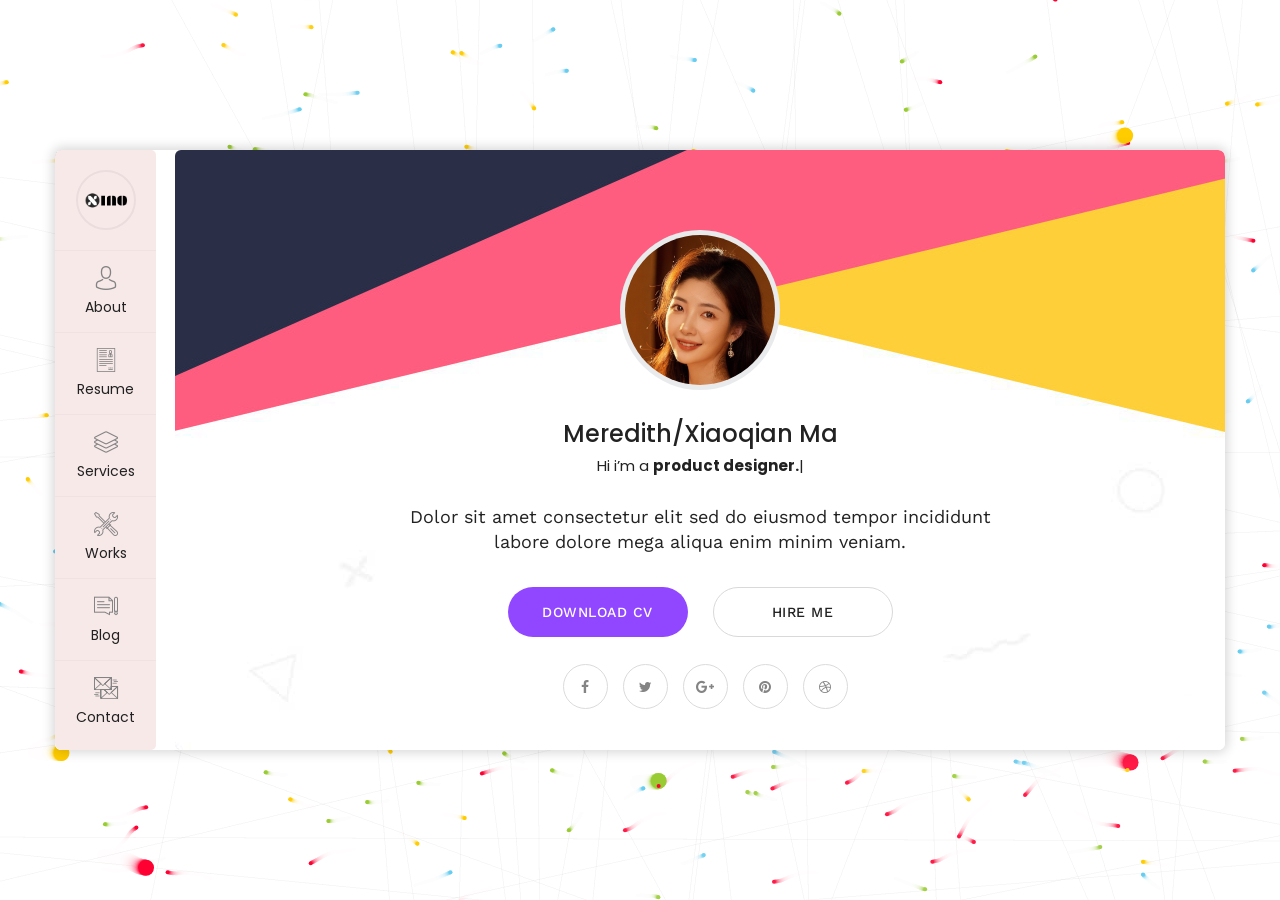
<file: index.html>
﻿<!DOCTYPE html>
<html lang="en">

<head>
    <meta charset="utf-8">
    <title>Meredith | VCard | CV </title>
    <!-- Stylesheets -->
    <link href="css/bootstrap.css" rel="stylesheet">
    <link href="css/style.css" rel="stylesheet">
    <link href="css/responsive.css" rel="stylesheet">

    <!--Favicon-->
    <link rel="shortcut icon" href="images/favicon.png" type="image/x-icon">
    <link rel="icon" href="images/favicon.png" type="image/x-icon">
    <!-- Responsive -->
    <meta http-equiv="X-UA-Compatible" content="IE=edge">
    <meta name="viewport" content="width=device-width, initial-scale=1.0, maximum-scale=1.0, user-scalable=0">
    <!--[if lt IE 9]><script src="js/html5shiv.js"></script><![endif]-->
    <!--[if lt IE 9]><script src="js/respond.js"></script><![endif]-->
</head>

<body>

    <div class="page-wrapper default-version">

        <!-- Preloader -->
        <div class="preloader"></div>

        <div class="page-background">
            <div class="image-1"><img src="images/icons/shape/icon-1.png" alt=""></div>
            <div class="image-7"><img src="images/icons/shape/icon-7.png" alt=""></div>
            <canvas id="canvas"></canvas>
        </div>

        <!-- Mobile menu -->
        <div class="mobile-menu">
            <div class="container">
                <!--Nav Outer-->
                <div class="nav-outer clearfix">
                    <div class="logo"><a href="index.html"><img src="images/logo.png" alt=""></a></div>
                    <!-- Main Menu -->
                    <nav class="main-menu">
                        <div class="navbar-header">
                            <!-- Toggle Button -->
                            <button type="button" class="navbar-toggle" data-toggle="collapse"
                                data-target=".navbar-collapse">
                                <span class="icon-bar"></span>
                                <span class="icon-bar"></span>
                                <span class="icon-bar"></span>
                            </button>
                        </div>

                        <div class="navbar-collapse collapse scroll-nav clearfix">
                            <ul class="navigation clearfix">

                                <li class="current"><a href="#home">Home</a></li>
                                <li><a href="#about">About</a></li>
                                <li><a href="#resume">Resume</a></li>
                                <li><a href="#services">Services</a></li>
                                <li><a href="#work">Works</a></li>
                                <li><a href="#blog">Blog</a></li>
                                <li><a href="#contact">Contact</a></li>

                            </ul>
                        </div>
                    </nav>
                    <!-- Main Menu End-->
                </div>
                <!--Nav Outer End-->
            </div>
        </div>

        <div class="card-outer">
            <div class="scroll-box">
                <div class="container" data-animation-in="fadeInLeft" data-animation-out="fadeOutLeft">
                    <div class="card-wrapper">
                        <div class="author-info" style="background-image:url(images/background/3.jpg)">
                            <div class="image"><img src="images/resource/user.png" alt=""></div>
                            <div class="author">
                                <h3>Meredith/Xiaoqian Ma</h3>
                                <div class="designation">
                                    Hi i’m
                                    <div class="typing-title">
                                        <p>a <strong>product designer.</strong></p>
                                        <p>a <strong>web developer.</strong></p>
                                        <p>a <strong>UX Designer.</strong></p>
                                    </div>
                                    <span class="typed-title"></span>
                                </div>
                            </div>
                            <div class="link-btn">
                                <a href="http://www.17sucai.com/" class="theme-btn btn-style-one">Download CV</a>
                            </div>
                            <ul class="social-icon-two">
                                <li><a href="#"><span class="fa fa-facebook"></span></a></li>
                                <li><a href="#"><span class="fa fa-twitter"></span></a></li>
                                <li><a href="#"><span class="fa fa-google-plus"></span></a></li>
                                <li><a href="#"><span class="fa fa-pinterest"></span></a></li>
                            </ul>
                        </div>
                        <div class="card-inner-box">
                            <header class="header wow fadeInLeft" data-wow-duration="1.5s">
                                <ul class="main-menu">
                                    <li class="active home"><a class="logo" href="#home"><img src="images/logo.png"
                                                alt=""></a></li>
                                    <li><a href="#about"><i class="flaticon-social"></i>About</a></li>
                                    <li><a href="#resume"><i class="flaticon-curriculum"></i>Resume</a></li>
                                    <li><a href="#services"><i class="flaticon-layers-1"></i>Services</a></li>
                                    <li><a href="#work"><i class="flaticon-tools"></i>Works</a></li>
                                    <li><a href="#blog"><i class="flaticon-blog"></i>Blog</a></li>
                                    <li><a href="#contact"><i class="flaticon-send-mail"></i>Contact</a></li>
                                </ul>
                            </header>

                            <!-- card item -->
                            <div class="card-home card-item active" id="home"
                                style="background-image:url(images/background/1.jpg)">

                                <div class="card-inner wow fadeInUp" data-wow-duration="2s">
                                    <div class="image"><img src="images/resource/user.png" alt=""></div>
                                    <div class="author">
                                        <h3>Meredith/Xiaoqian Ma</h3>
                                        <div class="designation">
                                            Hi i’m
                                            <div class="typing-title">
                                                <p>a <strong>product designer.</strong></p>
                                                <p>a <strong>web developer.</strong></p>
                                                <p>a <strong>UX deisgner.</strong></p>
                                            </div>
                                            <span class="typed-title"></span>
                                        </div>
                                    </div>
                                    <div class="text">Dolor sit amet consectetur elit sed do eiusmod tempor incididunt
                                        labore dolore mega aliqua enim minim veniam.</div>
                                    <div class="link-btn">
                                        <a href="#" class="theme-btn btn-style-one">Download CV</a>
                                        <a href="#" class="theme-btn btn-style-two">Hire Me</a>
                                    </div>
                                    <ul class="social-icon-two">
                                        <li><a href="#"><span class="fa fa-facebook"></span></a></li>
                                        <li><a href="#"><span class="fa fa-twitter"></span></a></li>
                                        <li><a href="#"><span class="fa fa-google-plus"></span></a></li>
                                        <li><a href="#"><span class="fa fa-pinterest"></span></a></li>
                                        <li><a href="#"><span class="fa fa-dribbble"></span></a></li>
                                    </ul>
                                </div>

                            </div>
                            <!-- end item -->

                            <!-- card item -->
                            <div class="card-about card-item" id="about"
                                style="background-image:url(images/background/2.jpg)">
                                <div class="card-inner">
                                    <h4 class="title">About Me</h4>
                                    <div class="text">Dolor sit amet consectetur elit sed do eiusmod tempor incididunt
                                        labore dolore mega aliqua enim ad minim veniam quis nostrud exercitation ullamco
                                        laboris nisi ut aliquip commodo reprehenderit.</div>
                                    <div class="info-list">
                                        <div class="row">
                                            <div class="col-md-6">
                                                <ul class="list-style-one">
                                                    <li><strong>Name:</strong> Meredith/Xiaoqian Ma</li>
                                                    <li><strong>Phone:</strong> 18811770373</li>
                                                    <li><strong>Address:</strong> Beijing , China</li>
                                                </ul>
                                            </div>
                                            <div class="col-md-6">
                                                <ul class="list-style-one">
                                                    <li><strong>Email:</strong> maxiaoqian334@gmail.com</li>
                                                    <li><strong>Freelance:</strong> Available</li>
                                                </ul>
                                            </div>
                                        </div>
                                    </div>
                                    <h4 class="title">Skills</h4>
                                    <div class="row">
                                        <!-- About Block -->
                                        <div class="skill-block col-md-3 col-sm-4 col-xs-6">
                                            <div class="inner-box">
                                                <div class="graph-outer">
                                                    <input type="text" class="dial" data-fgColor="#9147ff"
                                                        data-bgColor="#f5f5f5" data-width="90" data-height="90"
                                                        data-linecap="normal" value="75">
                                                    <div class="inner-text count-box"><span class="count-text"
                                                            data-stop="75" data-speed="2000"></span>%</div>
                                                </div>
                                                <h3>Research</h3>
                                            </div>
                                        </div>

                                        <!-- About Block -->
                                        <div class="skill-block col-md-3 col-sm-4 col-xs-6">
                                            <div class="inner-box">
                                                <div class="graph-outer">
                                                    <input type="text" class="dial" data-fgColor="#ff5e7e"
                                                        data-bgColor="#f5f5f5" data-width="90" data-height="90"
                                                        data-linecap="normal" value="75">
                                                    <div class="inner-text count-box"><span class="count-text"
                                                            data-stop="75" data-speed="2000"></span>%</div>
                                                </div>
                                                <h3>Design</h3>
                                            </div>
                                        </div>

                                        <!-- About Block -->
                                        <div class="skill-block col-md-3 col-sm-4 col-xs-6">
                                            <div class="inner-box">
                                                <div class="graph-outer">
                                                    <input type="text" class="dial" data-fgColor="#ffc713"
                                                        data-bgColor="#f5f5f5" data-width="90" data-height="90"
                                                        data-linecap="normal" value="75">
                                                    <div class="inner-text count-box"><span class="count-text"
                                                            data-stop="75" data-speed="2000"></span>%</div>
                                                </div>
                                                <h3>Java </h3>
                                            </div>
                                        </div>

                                        <!-- About Block -->
                                        <div class="skill-block col-md-3 col-sm-4 col-xs-6">
                                            <div class="inner-box">
                                                <div class="graph-outer">
                                                    <input type="text" class="dial" data-fgColor="#51dbc3"
                                                        data-bgColor="#f5f5f5" data-width="90" data-height="90"
                                                        data-linecap="normal" value="75">
                                                    <div class="inner-text count-box"><span class="count-text"
                                                            data-stop="75" data-speed="2000"></span>%</div>
                                                </div>
                                                <h3>HTML

</HTML>
</h3>
</div>
</div>
</div>

</div>
</div>
<!-- end item -->

<!-- card item -->
<div class="card-resume card-item" id="resume" style="background-image:url(images/background/2.jpg)">
    <div class="card-inner">
        <h4 class="title">Resume</h4>
        <div class="row clearfix">
            <!--Column-->
            <div class="timeline-column col-md-6 col-sm-12 col-xs-12">
                <div class="inner">
                    <div class="col-header">
                        <div class="icon-box">
                            <div class="icon-inner">
                                <div class="icon"><span class="flaticon-book"></span></div>
                            </div>
                        </div>
                        <h2>Employment</h2>
                    </div>

                    <!--Timeline Block-->
                    <div class="timeline-block">
                        <div class="inner-box">
                            <h4>Web Design</h4>
                            <div class="date"><span>1998-2000</span> / University of stuties
                            </div>
                            <div class="text">Exceptur sint occaecat cupidatat non proident
                                sunt culpa. </div>
                        </div>
                    </div>

                    <!--Timeline Block-->
                    <div class="timeline-block">
                        <div class="inner-box">
                            <h4>Web Development</h4>
                            <div class="date"><span>1998-2000</span> / University of stuties
                            </div>
                            <div class="text">Exceptur sint occaecat cupidatat non proident
                                sunt culpa. </div>
                        </div>
                    </div>

                    <!--Timeline Block-->
                    <div class="timeline-block">
                        <div class="inner-box">
                            <h4>Specialization Course</h4>
                            <div class="date"><span>1998-2000</span> / University of stuties
                            </div>
                            <div class="text">Exceptur sint occaecat cupidatat non proident
                                sunt culpa. </div>
                        </div>
                    </div>

                </div>
            </div>

            <!--Column-->
            <div class="timeline-column col-md-6 col-sm-12 col-xs-12">
                <div class="inner">
                    <div class="col-header">
                        <div class="icon-box">
                            <div class="icon-inner">
                                <div class="icon"><span class="flaticon-case"></span></div>
                            </div>
                        </div>
                        <h2>Experience</h2>
                    </div>

                    <!--Timeline Block-->
                    <div class="timeline-block">
                        <div class="inner-box">
                            <h4>Lead UI/UX Designer</h4>
                            <div class="date"><span>2015-Present</span> / Google inc.</div>
                            <div class="text">Exceptur sint occaecat cupidatat non proident
                                sunt culpa. </div>
                        </div>
                    </div>

                    <div class="timeline-block">
                        <div class="inner-box">
                            <h4>Senior UI/UX Designer</h4>
                            <div class="date"><span>2012-2014 </span> / Facebook inc.</div>
                            <div class="text">Exceptur sint occaecat cupidatat non proident
                                sunt culpa. </div>
                        </div>
                    </div>

                    <div class="timeline-block">
                        <div class="inner-box">
                            <h4>Junior UI/UX Designer</h4>
                            <div class="date"><span>2006-2011 </span> / airbnb inc.</div>
                            <div class="text">Exceptur sint occaecat cupidatat non proident
                                sunt culpa. </div>
                        </div>
                    </div>

                </div>
            </div>

        </div>
    </div>
</div>
<!-- end item -->
<!-- card item -->
<div class="card-services card-item" id="services" style="background-image:url(images/background/2.jpg)">
    <div class="card-inner">
        <h4 class="title">Services</h4>
        <div class="row">
            <div class="services-block col-md-6">
                <div class="inner-box">
                    <div class="icon-box"><span class="icon flaticon-pen-tool"></span></div>
                    <h4><a href="blog-single.html">UI/UX Design</a></h4>
                    <div class="text">Lorem ipsum dolor amet constur adipisicing elit </div>
                </div>
            </div>
            <div class="services-block col-md-6">
                <div class="inner-box">
                    <div class="icon-box"><span class="icon flaticon-folder"></span></div>
                    <h4><a href="blog-single.html">Web Design</a></h4>
                    <div class="text">Lorem ipsum dolor amet constur adipisicing elit </div>
                </div>
            </div>
            <div class="services-block col-md-6">
                <div class="inner-box">
                    <div class="icon-box"><span class="icon flaticon-computer"></span></div>
                    <h4><a href="blog-single.html">Branding</a></h4>
                    <div class="text">Lorem ipsum dolor amet constur adipisicing elit </div>
                </div>
            </div>
            <div class="services-block col-md-6">
                <div class="inner-box">
                    <div class="icon-box"><span class="icon flaticon-layers-1"></span></div>
                    <h4><a href="blog-single.html">Logo Design</a></h4>
                    <div class="text">Lorem ipsum dolor amet constur adipisicing elit </div>
                </div>
            </div>
            <div class="services-block col-md-6">
                <div class="inner-box">
                    <div class="icon-box"><span class="icon flaticon-web-design"></span>
                    </div>
                    <h4><a href="blog-single.html">Apps Design</a></h4>
                    <div class="text">Lorem ipsum dolor amet constur adipisicing elit </div>
                </div>
            </div>
            <div class="services-block col-md-6">
                <div class="inner-box">
                    <div class="icon-box"><span class="icon flaticon-photo-camera"></span>
                    </div>
                    <h4><a href="blog-single.html">Photography</a></h4>
                    <div class="text">Lorem ipsum dolor amet constur adipisicing elit </div>
                </div>
            </div>
        </div>
    </div>
</div>
<!-- end item -->
<!-- card item -->
<div class="card-projects card-item" id="work" style="background-image:url(images/background/2.jpg)">
    <div class="card-inner">
        <h4 class="title">Works</h4>
        <div class="row">
            <div class="projects-block col-md-6">
                <div class="inner-box">
                    <figure class="image">
                        <img src="images/gallery/1.jpg" alt="image">
                        <div class="overlay">
                            <a class="lightbox-image option-btn" title="Image Caption Here"
                                data-fancybox-group="example-gallery" href="https://meredithx99.github.io/balletlover/html/index.html">
                                <i class="fa fa-search"></i>
                            </a>
                        </div>
                    </figure>
                    <div class="caption-title">
                        <h3><a href="https://meredithx99.github.io/balletlover/html/index.html">Ballet Lover</a></h3>
                        <span>Website Design</span>
                    </div>
                </div>
            </div>
            <div class="projects-block col-md-6">
                <div class="inner-box">
                    <figure class="image">
                        <img src="images/gallery/2.jpg" alt="image">
                        <div class="overlay">
                            <a class="lightbox-image option-btn" title="Image Caption Here"
                                data-fancybox-group="example-gallery" href="https://meredithx99.github.io/DataVisual/index.html">
                                <i class="fa fa-search"></i>
                            </a>
                        </div>
                    </figure>
                    <div class="caption-title">
                        <h3><a href="https://meredithx99.github.io/DataVisual/index.html">What affects my mood?</a></h3>
                        <span>Data Visualization</span>
                    </div>
                </div>
            </div>
            <div class="projects-block col-md-6">
                <div class="inner-box">
                    <figure class="image">
                        <img src="images/gallery/3.jpg" alt="image">
                        <div class="overlay">
                            <a class="lightbox-image option-btn" title="Image Caption Here"
                                data-fancybox-group="example-gallery" href="https://meredithx99.github.io/3Dtictactoe/index.html">
                                <i class="fa fa-search"></i>
                            </a>
                        </div>
                    </figure>
                    <div class="caption-title">
                        <h3><a href="https://meredithx99.github.io/3Dtictactoe/index.html">3D Tic-Tac-Toe</a></h3>
                        <span>Game Design</span>
                    </div>
                </div>
            </div>
            <div class="projects-block col-md-6">
                <div class="inner-box">
                    <figure class="image">
                        <img src="images/gallery/4.jpg" alt="image">
                        <div class="overlay">
                            <a class="lightbox-image option-btn" title="Image Caption Here"
                                data-fancybox-group="example-gallery" href="images/gallery/4.jpg">
                                <i class="fa fa-search"></i>
                            </a>
                        </div>
                    </figure>
                    <div class="caption-title">
                        <h3><a href="#">Portfolio Item Title</a></h3>
                        <span>Branding, Print</span>
                    </div>
                </div>
            </div>
            <div class="projects-block col-sm-6">
                <div class="inner-box">
                    <figure class="image">
                        <img src="images/gallery/5.jpg" alt="image">
                        <div class="overlay">
                            <a class="lightbox-image option-btn" title="Image Caption Here"
                                data-fancybox-group="example-gallery" href="images/gallery/5.jpg">
                                <i class="fa fa-search"></i>
                            </a>
                        </div>
                    </figure>
                    <div class="caption-title">
                        <h3><a href="#">Portfolio Item Title</a></h3>
                        <span>Branding, Print</span>
                    </div>
                </div>
            </div>
            <div class="projects-block col-sm-6">
                <div class="inner-box">
                    <figure class="image">
                        <img src="images/gallery/6.jpg" alt="image">
                        <div class="overlay">
                            <a class="lightbox-image option-btn" title="Image Caption Here"
                                data-fancybox-group="example-gallery" href="images/gallery/6.jpg">
                                <i class="fa fa-search"></i>
                            </a>
                        </div>
                    </figure>
                    <div class="caption-title">
                        <h3><a href="#">Portfolio Item Title</a></h3>
                        <span>Branding, Print</span>
                    </div>
                </div>
            </div>
        </div>
    </div>
</div>
<!-- end item -->
<!-- card item -->
<div class="card-blog card-item" id="blog" style="background-image:url(images/background/2.jpg)">
    <div class="card-inner">
        <h4 class="title">Blog</h4>
        <div class="news-block">
            <div class="inner-box">
                <div class="image">
                    <img src="images/resource/blog-1.jpg" alt="">
                    <div class="overlay">
                        <!-- <a class="link-btn" href="blog-single.html"> -->
                        <i class="fa fa-link"></i>
                        </a>
                    </div>
                </div>
                <div class="date"><strong>02</strong> <br>Sep</div>
                <div class="lower-content">
                    <!-- <h4><a href="blog-single.html">Let’s Talk About Design</a></h4> -->
                    <h4>Let’s Talk About Design</h4>
                    <div class="post-meta">by admin / <span>Design</span></div>
                </div>
            </div>
        </div>
        <div class="news-block">
            <div class="inner-box">
                <div class="image">
                    <img src="images/resource/blog-2.jpg" alt="">
                    <div class="overlay">
                        <!-- <a class="link-btn" href="blog-single.html"> -->
                        <i class="fa fa-link"></i>
                        </a>
                    </div>
                </div>
                <div class="date"><strong>04</strong> <br>Sep</div>
                <div class="lower-content">
                    <!-- <h4><a href="blog-single.html">Let’s Talk About Design</a></h4> -->
                    <h4>Let’s Talk About Design</h4>
                    <div class="post-meta">by admin / <span>Design</span></div>
                </div>
            </div>
        </div>
        <div class="news-block">
            <div class="inner-box">
                <div class="image">
                    <img src="images/resource/blog-3.jpg" alt="">
                    <div class="overlay">
                        <!-- <a class="link-btn" href="blog-single.html"> -->
                        <i class="fa fa-link"></i>
                        </a>
                    </div>
                </div>
                <div class="date"><strong>06</strong> <br>Sep</div>
                <div class="lower-content">
                    <!-- <h4><a href="blog-single.html">Let’s Talk About Design</a></h4> -->
                    <h4>Let’s Talk About Design</h4>
                    <div class="post-meta">by admin / <span>Design</span></div>
                </div>
            </div>
        </div>
    </div>
</div>
<!-- end item -->
<!-- card item -->
<div class="card-contact card-item" id="contact" style="background-image:url(images/background/2.jpg)">
    <div class="card-inner">
        <h3 class="title">Contact</h3>
        <h4>Keep In Touch</h4>
        <div class="row clearfix">
            <div class="col-md-6">
                <ul class="list-style-two">
                    <li><span class="icon flaticon-signs"></span>1330 Boylston St. Boston
                        <br> 02215 MA, USA
                    </li>
                    <li><span class="icon flaticon-smartphone"></span>(+1) 857-294-2583
                        <br>(+86) 188-1177-0373
                    </li>
                    <li><span class="icon flaticon-note-1"></span>maxiaoqian334@gmail.com
                        <br>maxiaoqian99@163.com
                    </li>
                </ul>
            </div>
            <div class="col-md-6">
                <div class="map-section">
                    <div class="home-google-map">
                        <div class="google-map" id="contact-google-map" data-map-lat="40.700843"
                            data-map-lng="-74.004012" data-icon-path="images/icons/map-marker.png"
                            data-map-title="Chester" data-map-zoom="11">
                        </div>
                    </div>
                </div>
            </div>
        </div>
        <h4>How Can I Help?</h4>
        <!-- Contact Form -->
        <div class="contact-form">
            <!--Comment Form-->
            <form method="post" action="sendemail.php" id="contact-form">
                <div class="row clearfix">

                    <div class="col-md-6 form-group">
                        <input type="text" name="username" placeholder="Name" required>
                    </div>

                    <div class="col-md-6 form-group">
                        <input type="email" name="email" placeholder="Email" required>
                    </div>

                    <div class="col-md-6 form-group">
                        <input type="text" name="subject" placeholder="Subject" required>
                    </div>

                    <div class="col-md-6 form-group">
                        <input type="text" name="phone" placeholder="Phone" required>
                    </div>

                    <div class="col-lg-12 col-md-12 form-group">
                        <textarea name="message" placeholder="Message"></textarea>
                    </div>

                    <div class="col-lg-12 col-md-12 form-group">
                        <button class="theme-btn btn-style-two" type="submit" name="submit-form">Submit Now </button>
                    </div>

                </div>
            </form>

        </div>
        <!--End Contact Form -->

    </div>
</div>
<!-- end item -->

</div>
</div>

</div>
</div>

</div>

</div>
<!--End pagewrapper-->


<script src="js/jquery.js"></script>

<script src="js/bootstrap.min.js"></script>
<script src="js/jquery.mCustomScrollbar.concat.min.js"></script>
<script src="js/owl.js"></script>
<script src="js/wow.js"></script>
<script src="js/appear.js"></script>
<script src="js/jquery.fancybox.js"></script>
<script src="js/element-in-view.js"></script>
<script src="js/knob.js"></script>
<script src="js/validate.js"></script>
<script src="js/mousemoveparallax.js"></script>
<script src="js/pagenav.js"></script>
<script src="js/jquery-type.js"></script>
<script src="js/jquery.nicescroll.min.js"></script>
<script src="js/particle-alone.js"></script>
<script src="js/script.js"></script>

<!--Google Map APi Key-->
<script src="http://ditu.google.cn/maps/api/js?key=AIzaSyATY4Rxc8jNvDpsK8ZetC7JyN4PFVYGCGM"></script>
<script src="js/gmaps.js"></script>
<script src="js/map-script.js"></script>
<!--End Google Map APi-->

</body>

</html>
</file>
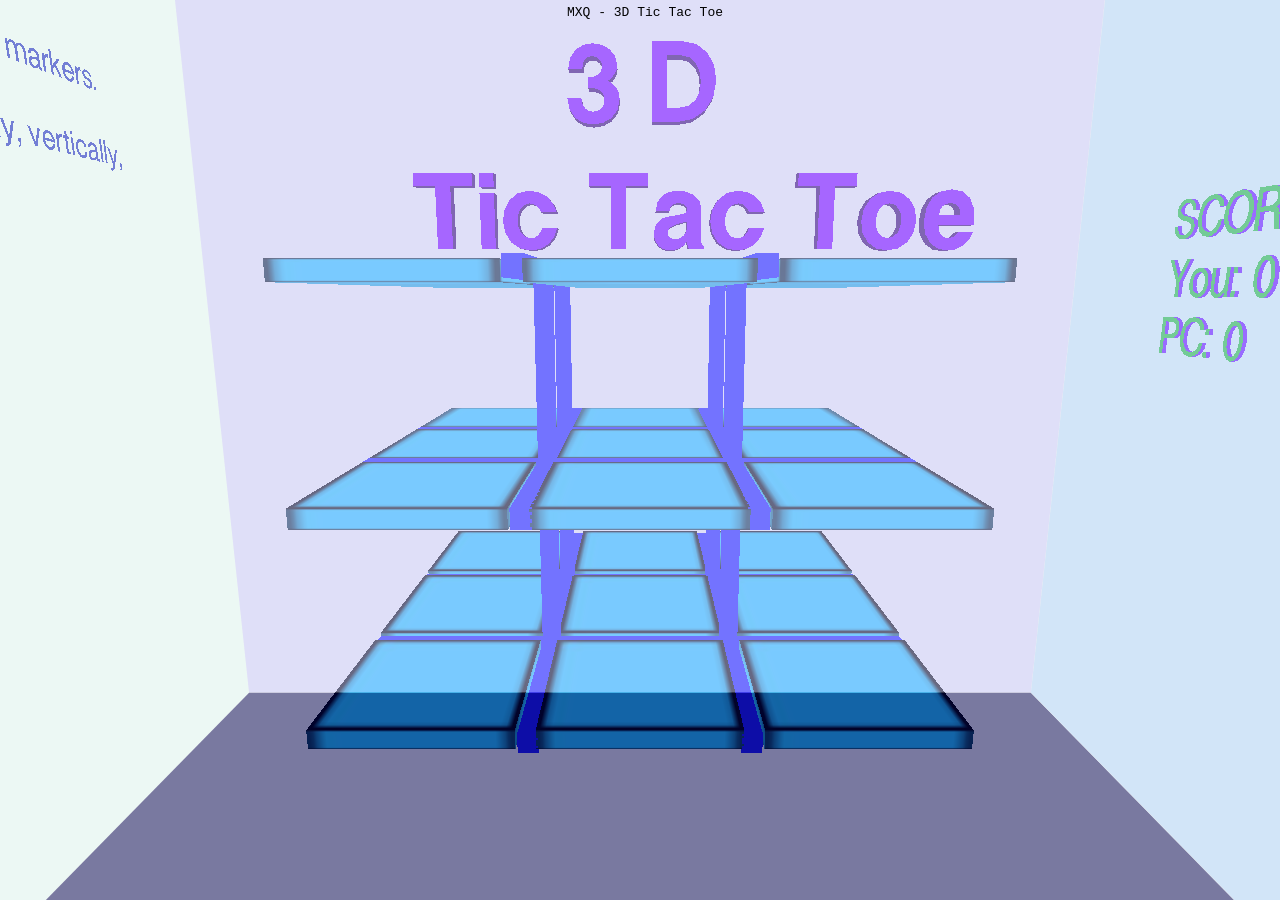
<file: 3Dtictactoe/index.html>
<!DOCTYPE html>
<html>

<head>
    <title>Try Now</title>
    <meta charset="utf-8">
    <meta name="viewport" content="width=device-width, user-scalable=no, minimum-scale=1.0, maximum-scale=1.0">
    <link rel="stylesheet" type="text/css" href="style.css" />
</head>


<body>
    <div id="info"><a target="_blank" rel="noopener">MXQ</a> - 3D Tic Tac Toe</div>

    <!-- Build 3D scenes -->
    <!-- <script src="../build/three.js"></script> -->
    <script src="build/three.js"></script>
    <!-- Add interactivity -->
    <script src="js/controls/OrbitControls.js"></script>
    <!-- Render CSS elements -->
    <script src="js/renderers/CSS3DRenderer.js"></script>


</body>

<script type="text/javascript" src="main.js"></script>

</html>
</file>
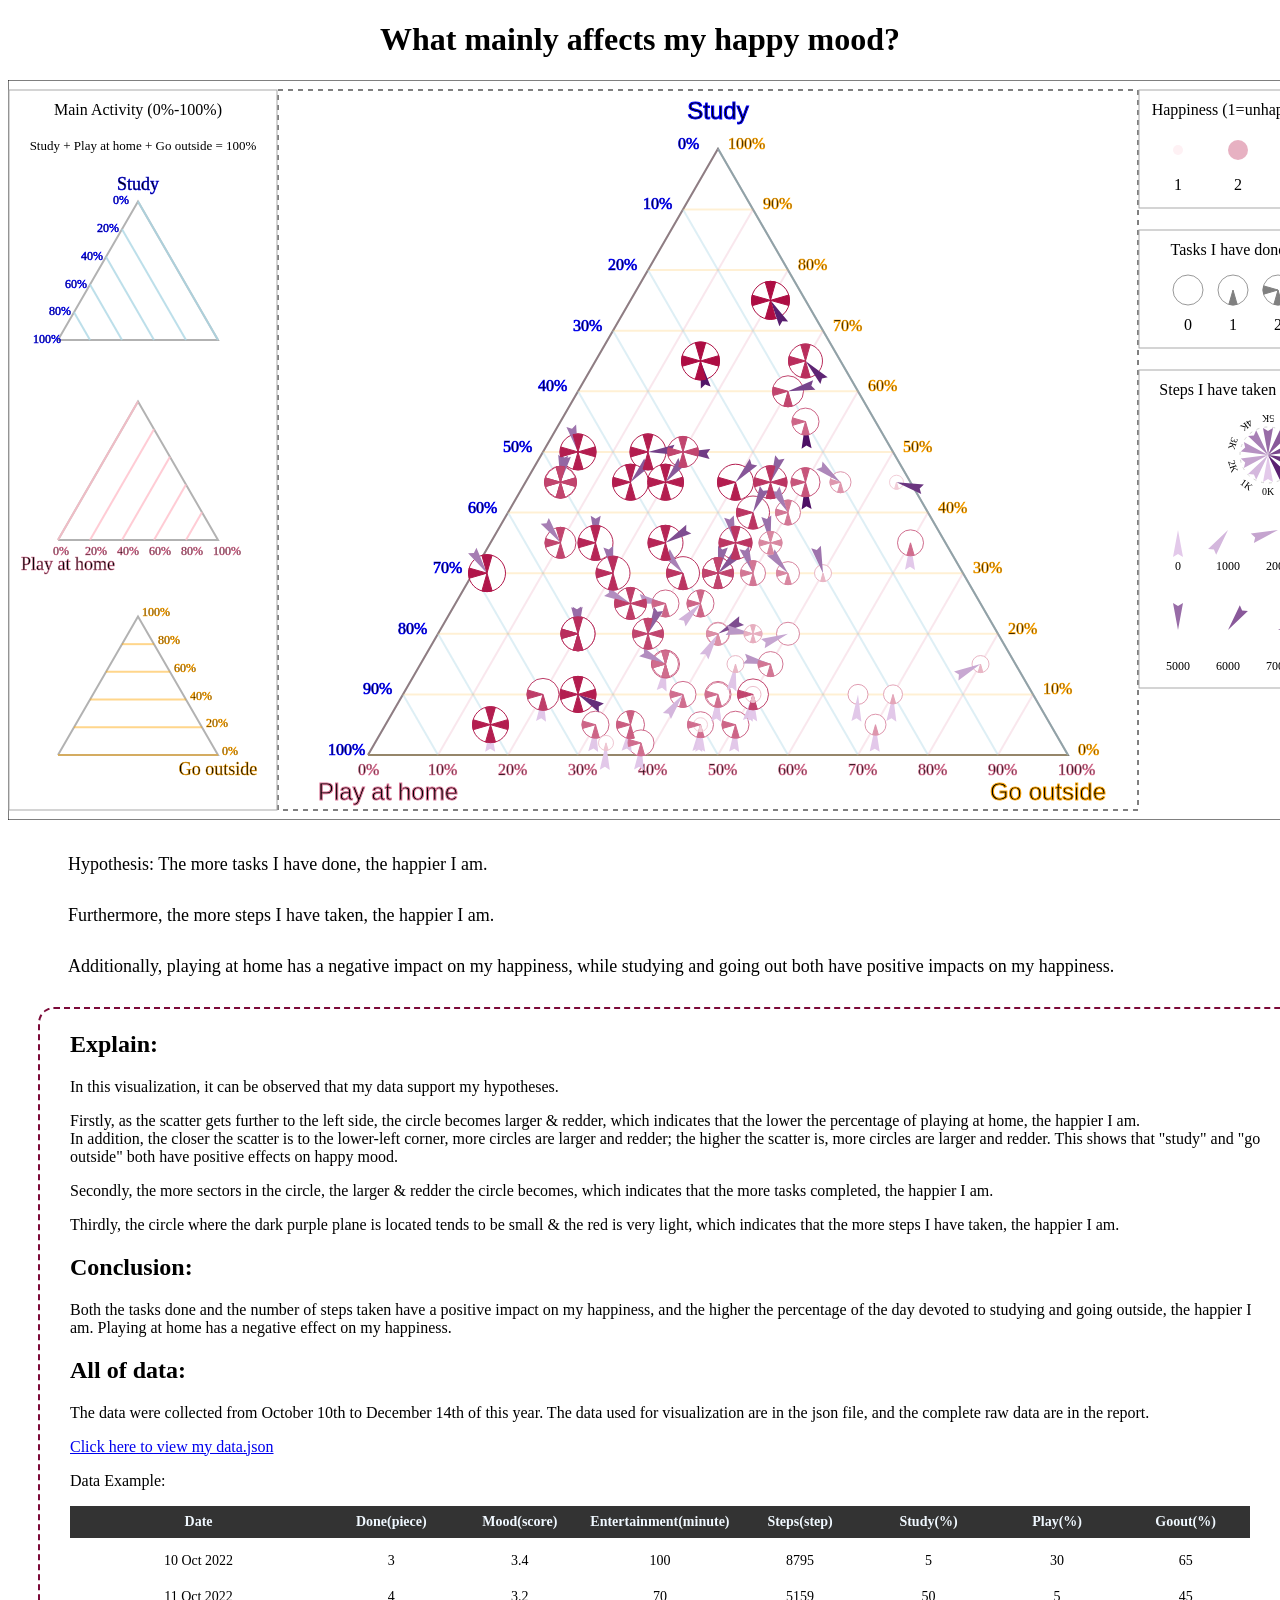
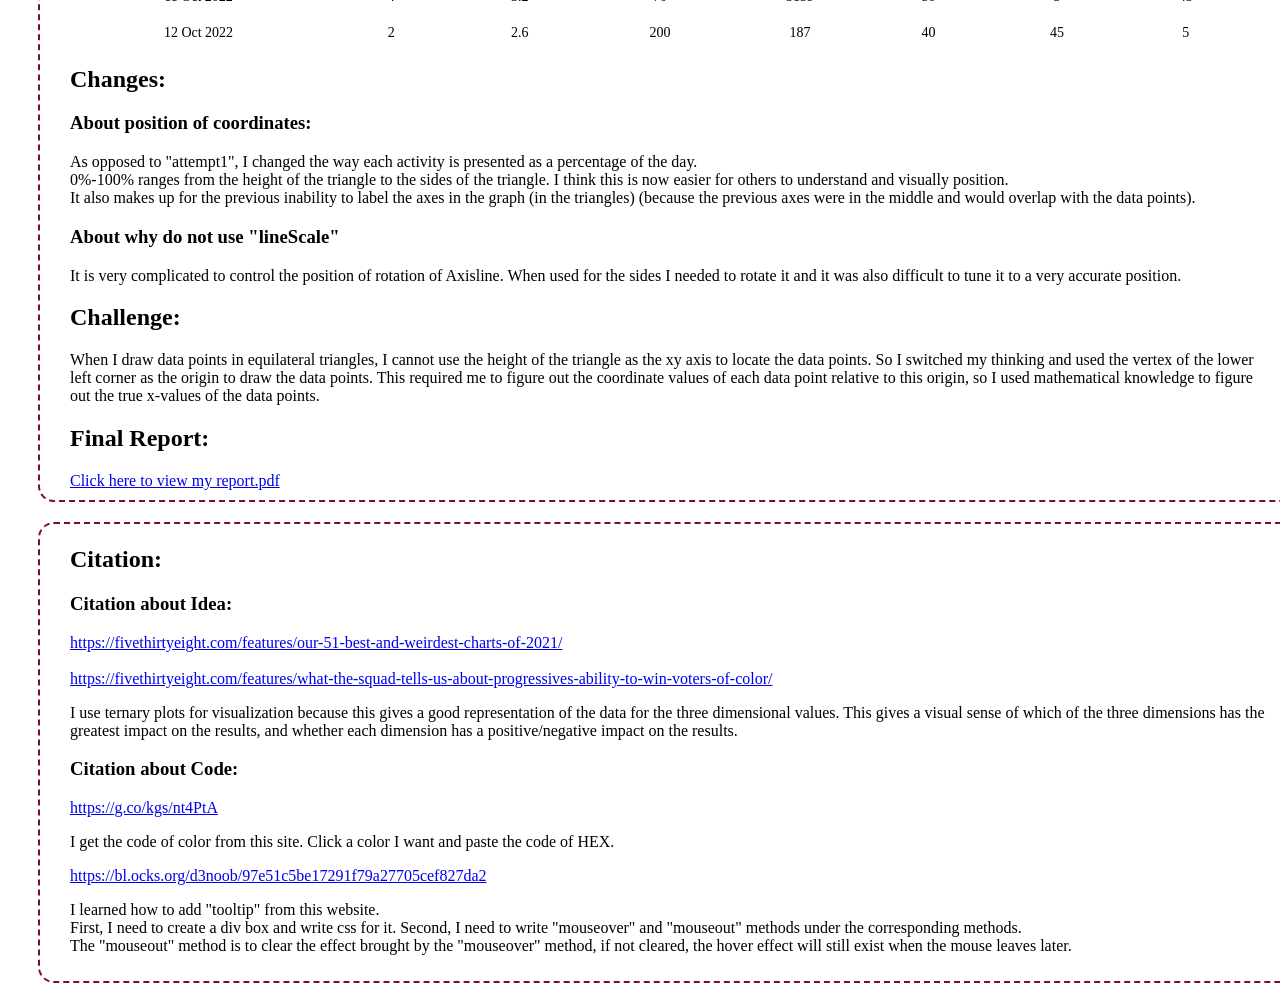
<file: DataVisual/index.html>
<!DOCTYPE html>
<html>

<head>
    <meta charset="utf-8">
    <title>Xiaoqian Ma's Final Project</title>
    <script src="d3.min.js"></script>
    <link rel="stylesheet" type="text/css" href="main.css" />
</head>

<body>
    <div>
        <h1 style="text-align:center">What mainly affects my happy mood?</h1>
    </div>
    <div id="canvas" style="margin:auto; width: fit-content;"></div>
    <div id="idea">
        <h5 style="text-align: left">Hypothesis: The more tasks I have done, the happier I am.</h5>
        <h5 style="text-align: left">Furthermore, the more steps I have taken, the happier I am.</h5>
        <h5 style="text-align: left">Additionally, playing at home has a negative impact on my happiness, while studying
            and going out both have positive impacts on my happiness.
        </h5>

    </div>
    <div id="analysis">
        <div class="thebox">
            <h2>Explain:</h2>
            <p>In this visualization, it can be observed that my data support my hypotheses.</p>
            <p>Firstly, as the scatter gets further to the left side, the circle becomes larger & redder, which
                indicates
                that the lower the percentage of playing at home, the happier I am. </br>In addition, the closer the
                scatter
                is to the lower-left corner, more circles are larger and redder; the higher the scatter is, more circles
                are larger and redder. This shows that "study" and "go outside" both have positive effects on happy
                mood.</p>
            <p>Secondly, the more sectors in the circle, the larger & redder the circle becomes, which indicates that
                the
                more tasks completed, the happier I am.</p>
            <p>Thirdly, the circle where the dark purple plane is located tends to be small & the red is very light,
                which
                indicates that the more steps I have taken, the happier I am.</p>
            <h2>Conclusion:</h2>
            <p>Both the tasks done and the number of steps taken have a positive impact on my happiness, and the higher
                the percentage of the day devoted to studying and going outside, the happier I am. Playing at home has a
                negative effect on my happiness.</p>
            <h2>All of data:</h2>
            <p>The data were collected from October 10th to December 14th of this year. The data used for visualization
                are in the json file, and the complete raw data are in the report.</p>
            <a href="https://digitalmedia.neu.edu/6108maxiaoq/term/final/data.json">Click here to view my data.json</a>
            <p>Data Example:</p>
            <table>
                <!-- create the table header -->
                <thead>
                    <tr>
                        <th>Date</th>
                        <th>Done(piece)</th>
                        <th>Mood(score)</th>
                        <th>Entertainment(minute)</th>
                        <th>Steps(step)</th>
                        <th>Study(%)</th>
                        <th>Play(%)</th>
                        <th>Goout(%)</th>
                    </tr>
                </thead>
                <!-- now fill in the body -->
                <tbody>
                    <!-- create a row and its cells - make sure you have the same number of cells as the head -->
                    <tr>
                        <td class="tdname">10 Oct 2022</td>
                        <td>3</td>
                        <td>3.4</td>
                        <td>100</td>
                        <td>8795</td>
                        <td>5</td>
                        <td>30</td>
                        <td>65</td>
                    </tr>
                    <tr>
                        <td class="tdname">11 Oct 2022</td>
                        <td>4</td>
                        <td>3.2</td>
                        <td>70</td>
                        <td>5159</td>
                        <td>50</td>
                        <td>5</td>
                        <td>45</td>
                    </tr>
                    <tr>
                        <td class="tdname">12 Oct 2022</td>
                        <td>2</td>
                        <td>2.6</td>
                        <td>200</td>
                        <td>187</td>
                        <td>40</td>
                        <td>45</td>
                        <td>5</td>
                    </tr>


                </tbody>
            </table>






            <h2>Changes:</h2>
            <h3>About position of coordinates:</h3>
            <p>As opposed to "attempt1", I changed the way each activity is presented as a percentage of the day.</br>
                0%-100%
                ranges from the height of the triangle to the sides of the triangle. I think this is now easier for
                others
                to understand and visually position. </br>
                It also makes up for the previous
                inability to label the axes in the graph (in the triangles) (because the previous axes were in the
                middle
                and would overlap with the data points).</p>
            <h3>About why do not use "lineScale"</h3>
            <p>It is very complicated to control the position of rotation of Axisline. When used for the sides I needed
                to rotate it and it was also difficult to tune it to a very accurate position.</p>
            <h2>Challenge:</h2>
            <p>When I draw data points in equilateral triangles, I cannot use the height of the triangle as the xy axis
                to locate the data points. So I switched my thinking and used the vertex of the lower left corner as the
                origin to draw the data points. This required me to figure out the coordinate values of each data point
                relative to this origin, so I used mathematical knowledge to figure out the true x-values of the data
                points.</p>
            <h2>Final Report:</h2>
            <a href="https://digitalmedia.neu.edu/6108maxiaoq/term/final/report.pdf">Click here to view my
                report.pdf</a>

        </div>
    </div>
    <div id="cite">
        <div class="thebox">
            <h2>Citation:</h2>
            <h3>Citation about Idea:</h3>
            <a
                href="https://fivethirtyeight.com/features/our-51-best-and-weirdest-charts-of-2021/">https://fivethirtyeight.com/features/our-51-best-and-weirdest-charts-of-2021/</a></br></br>
            <a
                href="https://fivethirtyeight.com/features/what-the-squad-tells-us-about-progressives-ability-to-win-voters-of-color/">https://fivethirtyeight.com/features/what-the-squad-tells-us-about-progressives-ability-to-win-voters-of-color/</a>
            <p>I use ternary plots for visualization because this gives a good representation of the data for the three
                dimensional values. This gives a visual sense of which of the three dimensions has the greatest impact
                on
                the results, and whether each dimension has a positive/negative impact on the results.</p>
            <h3>Citation about Code:</h3>
            <a href="https://g.co/kgs/nt4PtA">https://g.co/kgs/nt4PtA</a>
            <p>I get the code of color from this site. Click a color I want and paste the code of HEX.</p>
            <a
                href="https://bl.ocks.org/d3noob/97e51c5be17291f79a27705cef827da2">https://bl.ocks.org/d3noob/97e51c5be17291f79a27705cef827da2</a>
            <p>I learned how to add "tooltip" from this website.</br>
                First, I need to create a div box and write css for it.
                Second, I need to write "mouseover" and "mouseout" methods under the corresponding methods.</br>
                The "mouseout" method is to clear the effect brought by the "mouseover" method, if not cleared, the
                hover
                effect will still
                exist when the mouse leaves later.</p>
        </div>

    </div>
</body>
<script src="main.js"></script>

</html>
</file>
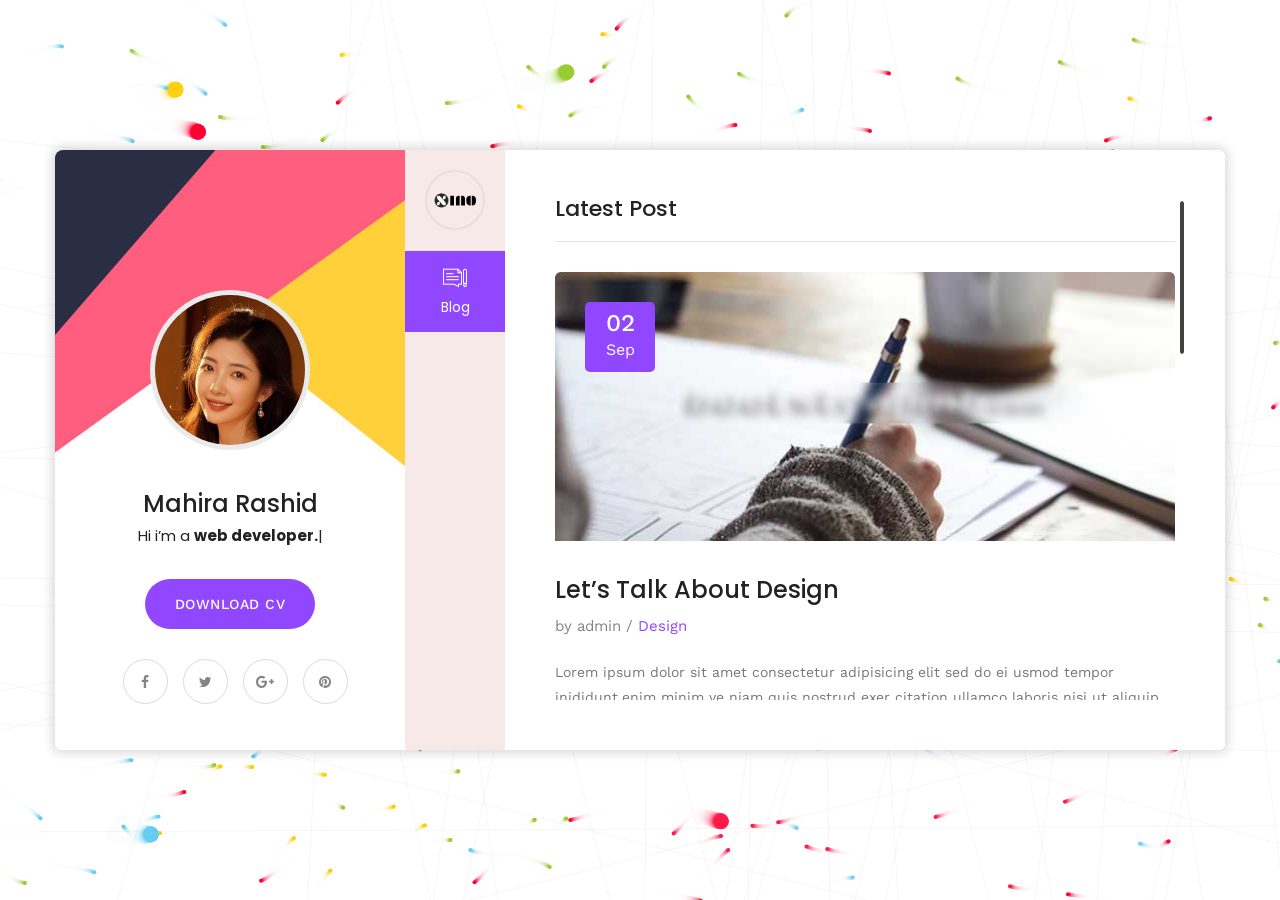
<file: blog-single.html>
﻿<!DOCTYPE html>
<html lang="en">
<head>
<meta charset="utf-8">
<title>Mahira | VCard | CV HTML Template</title>
<!-- Stylesheets -->
<link href="css/bootstrap.css" rel="stylesheet">
<link href="css/style.css" rel="stylesheet">
<link href="css/responsive.css" rel="stylesheet">

<!--Favicon-->
<link rel="shortcut icon" href="images/favicon.png" type="image/x-icon">
<link rel="icon" href="images/favicon.png" type="image/x-icon">
<!-- Responsive -->
<meta http-equiv="X-UA-Compatible" content="IE=edge">
<meta name="viewport" content="width=device-width, initial-scale=1.0, maximum-scale=1.0, user-scalable=0">
<!--[if lt IE 9]><script src="js/html5shiv.js"></script><![endif]-->
<!--[if lt IE 9]><script src="js/respond.js"></script><![endif]-->
</head>

<body>

<div class="page-wrapper default-version">
 	
    <!-- Preloader -->
    <div class="preloader"></div>

    <div class="page-background">
        <div class="image-1"><img src="images/icons/shape/icon-1.png" class="now-in-view" alt=""></div>
        <div class="image-7"><img src="images/icons/shape/icon-7.png" class="now-in-view" alt=""></div>
        <canvas id="canvas"></canvas>
    </div>

    <!-- Mobile menu -->
    <div class="mobile-menu">
        <div class="container">
            <!--Nav Outer-->
            <div class="nav-outer clearfix">
                <div class="logo"><a href="index.html"><img src="images/logo.png" alt=""></a></div>
                <!-- Main Menu -->
                <nav class="main-menu">
                    <div class="navbar-header">
                        <!-- Toggle Button -->      
                        <button type="button" class="navbar-toggle" data-toggle="collapse" data-target=".navbar-collapse">
                            <span class="icon-bar"></span>
                            <span class="icon-bar"></span>
                            <span class="icon-bar"></span>
                        </button>
                    </div>
                    
                    <div class="navbar-collapse collapse scroll-nav clearfix">
                        <ul class="navigation clearfix">
                            
                            <li class="current"><a href="#home">Home</a></li>
                            <li><a href="#about">About</a></li>
                            <li><a href="#resume">Resume</a></li>
                            <li><a href="#services">Services</a></li>
                            <li><a href="#work">Works</a></li>
                            <li><a href="#blog">Blog</a></li>
                            <li><a href="#contact">Contact</a></li>

                         </ul>
                    </div>
                </nav>
                <!-- Main Menu End-->                        
            </div>
            <!--Nav Outer End-->            
        </div>
    </div>
 	
    <div class="card-outer">
        <div class="scroll-box">
            <div class="container" data-animation-in="fadeInLeft" data-animation-out="fadeOutLeft">
                <div class="card-wrapper">
                    <div class="author-info" style="background-image:url(images/background/3.jpg)">
                        <div class="image"><img src="images/resource/user.png" alt=""></div>
                        <div class="author">
                            <h3>Mahira Rashid</h3>
                            <div class="designation">
                                Hi i’m
                                <div class="typing-title">
                                    <p>a <strong>web developer.</strong></p>
                                    <p>a <strong>web Designer.</strong></p>
                                    <p>a <strong>photographer.</strong></p>
                                </div>
                                <span class="typed-title"></span>
                            </div>
                        </div>
                        <div class="link-btn">
                            <a href="#" class="theme-btn btn-style-one">Download CV</a>
                        </div>
                        <ul class="social-icon-two">
                            <li><a href="#"><span class="fa fa-facebook"></span></a></li>
                            <li><a href="#"><span class="fa fa-twitter"></span></a></li>
                            <li><a href="#"><span class="fa fa-google-plus"></span></a></li>
                            <li><a href="#"><span class="fa fa-pinterest"></span></a></li>
                        </ul>
                    </div>
                    <div class="card-inner-box offsetleft">
                        <header class="header">
                            <ul class="main-menu">
                                <li class="home"><a class="logo" href="index.html"><img src="images/logo.png" alt=""></a></li>
                                <li class="active"><a href="#blog"><i class="flaticon-blog"></i>Blog</a></li>
                            </ul>
                        </header>

                        <!-- card item -->
                        <div class="card-blog single-post card-item active" id="blog" style="background-image:url(images/background/2.jpg)">
                            <div class="card-inner">
                                <h4 class="title">Latest Post</h4>
                                <div class="news-block">
                                    <div class="inner-box">
                                        <div class="image">
                                            <img src="images/resource/blog-1.jpg" alt="">
                                        </div>
                                        <div class="date"><strong>02</strong> <br>Sep</div>
                                        <div class="lower-content">
                                            <h4>Let’s Talk About Design</h4>
                                            <div class="post-meta">by admin  /  <span>Design</span></div>
                                            <div class="text">
                                                <p>Lorem ipsum dolor sit amet consectetur adipisicing elit sed do ei usmod tempor inididunt.enim minim ve niam quis nostrud exer citation ullamco laboris nisi ut aliquip ex commodo conse inquat duis aute irure dolor.cepteur sint occaecat cupidatat non proident sunt culpa qui officia deserunt.</p>
                                                <p>Enim ipsam voluptatem quia voluptas sit aspernatur aut odit aut fugit sed quia consequuntur. magni dolores eos ratione voluptatem sequinesc. neque porro quisquam est qui dolorem ipsum quia dolor sit amet consectetur.</p>
                                            </div>
                                        </div>
                                    </div>
                                </div>
                                <!-- share box -->
                                <ul class="share-box">
                                    <li><strong>Tags:</strong></li>
                                    <li><a href="#">Idea,</a></li>
                                    <li><a href="#">Service,</a></li>
                                    <li><a href="#">Growth</a></li>
                                </ul>
                                <!-- Comments Area -->
                                <div class="comments-area">
                                    <div class="group-title"><h2>02 Comments</h2></div>
                                    
                                    <!--Comment Box-->
                                    <div class="comment-box">
                                        <div class="comment">
                                            <div class="author-thumb"><img src="images/resource/author-2.jpg" alt=""></div>
                                            <div class="comment-inner">
                                                <div class="comment-info clearfix"><strong>Neil Roberts</strong><div class="comment-time">26 Nov,2018 At 8:30am</div></div>
                                                <div class="text">Bring to the table win-win survival strategies to ensure proactive domination. At the end of the day, going forward</div>
                                                <a class="comment-reply" href="#"><span class="icon fa fa-mail-reply"></span> Reply</a>
                                            </div>
                                        </div>
                                    </div>
                                    
                                    <!--Comment Box-->
                                    <div class="comment-box">
                                        <div class="comment">
                                            <div class="author-thumb"><img src="images/resource/author-3.jpg" alt=""></div>
                                            <div class="comment-inner">
                                                <div class="comment-info clearfix"><strong>Edward Chapman</strong><div class="comment-time">26 Nov,2018 At 8:30am</div></div>
                                                <div class="text">Bring to the table win-win survival strategies to ensure proactive domination. At the end of the day, going forward</div>
                                                <a class="comment-reply" href="#"><span class="icon fa fa-mail-reply"></span> Reply</a>
                                            </div>
                                        </div>
                                    </div>
                                    
                                </div>
                                <!-- Contact Form -->
                                <div class="contact-form">
                                    <!--Comment Form-->
                                    <form method="post" action="sendemail.php" id="contact-form">
                                        <div class="row clearfix">
                                            
                                            <div class="col-md-6 form-group">
                                                <input type="text" name="username" placeholder="Name" required>
                                            </div>
                                            
                                            <div class="col-md-6 form-group">
                                                <input type="email" name="email" placeholder="Email" required>
                                            </div>

                                            <div class="col-lg-12 col-md-12 form-group">
                                                <textarea name="message" placeholder="Message"></textarea>
                                            </div>
                                            
                                            <div class="col-lg-12 col-md-12 form-group">
                                                <button class="theme-btn btn-style-two" type="submit" name="submit-form">Submit Now </button>
                                            </div>
                                            
                                        </div>
                                    </form>
                                        
                                </div>
                                <!--End Contact Form -->
                            </div>
                        </div>
                        <!-- end item -->

                    </div>
                </div>
                    
            </div>
        </div>
            
    </div>

</div>
<!--End pagewrapper-->


<script src="js/jquery.js"></script> 

<script src="js/bootstrap.min.js"></script>
<script src="js/jquery.mCustomScrollbar.concat.min.js"></script>
<script src="js/owl.js"></script>
<script src="js/wow.js"></script>
<script src="js/appear.js"></script>
<script src="js/jquery.fancybox.js"></script>
<script src="js/element-in-view.js"></script>
<script src="js/knob.js"></script>
<script src="js/validate.js"></script>
<script src="js/mousemoveparallax.js"></script>
<script src="js/pagenav.js"></script>
<script src="js/jquery-type.js"></script>
<script src="js/particle-alone.js"></script>
<script src="js/jquery.nicescroll.min.js"></script>
<script src="js/script.js"></script>

<!--Google Map APi Key-->
<script src="http://ditu.google.cn/maps/api/js?key=AIzaSyATY4Rxc8jNvDpsK8ZetC7JyN4PFVYGCGM"></script>
<script src="js/gmaps.js"></script>
<script src="js/map-script.js"></script>
<!--End Google Map APi-->

</body>
</html>
</file>
<file: css/style.css>
/* Mahira HTML Template*/

/************ TABLE OF CONTENTS ***************
1. Fonts
2. Reset
3. Global
4. Header
5. About
6. Resume
7. Services
8. Works
9. Blog
10. Contact
**********************************************/

/*** 

====================================================================
	Fonts
====================================================================

 ***/

@import url('https://fonts.googleapis.com/css?family=Poppins:400,500,600,700,800|Work+Sans:400,500,700');

/*font-family: 'Poppins', sans-serif;
font-family: 'Work Sans', sans-serif;*/

@import url('font-awesome.css');
@import url('flaticon.css');
@import url('animate.css');
@import url('owl.css');
@import url('jquery-ui.css');
@import url('jquery.fancybox.min.css');
@import url('jquery.mCustomScrollbar.min.css');
@import url('custom-animate.css');
@import url('multi-scroll.css');

/*** 

====================================================================
	Reset
====================================================================

 ***/

* {
	margin:0px;
	padding:0px;
	border:none;
	outline:none;
}

/*** 

====================================================================
	Global Settings
====================================================================

 ***/

body {
	font-size:15px;
	color:#777777;
	line-height:1.7em;
	font-weight:400;
	background:#ffffff;
	-webkit-font-smoothing: antialiased;
	-moz-font-smoothing: antialiased;
	font-family: 'Work Sans', sans-serif;
}

a{
	text-decoration:none;
	cursor:pointer;
	color:#fc6183;
}

a:hover,a:focus,a:visited{
	text-decoration:none;
	outline:none;
}

h1,h2,h3,h4,h5,h6 {
	position:relative;
	font-weight:normal;
	background:none;
	margin:0px;
	line-height:1.6em;
	font-family: 'Poppins', sans-serif;
}

textarea{
	overflow:hidden;
}

p{
	font-size: 14px;
	position:relative;
	line-height:1.8em;	
	margin-bottom: 0;
	color: #777777;
}

::-webkit-input-placeholder{color: inherit;}
::-moz-input-placeholder{color: inherit;}
::-ms-input-placeholder{color: inherit;}

.auto-container{
	position:static;
	max-width:1200px;
	padding:0px 15px;
	margin:0 auto;
}

.medium-container{
	max-width:850px;
}

.page-wrapper{
	position:relative;
	margin:0 auto;
	width:100%;
	min-width:300px;
	background-position: center;
	background-repeat: repeat;
}

.page-wrapper.bg-lines{
	background-image: url(../images/icons/line.png);
}


ul,li{
	list-style:none;
	padding:0px;
	margin:0px;	
}

.centered{
	text-align:center;	
}

.theme-btn{
	display:inline-block;
	letter-spacing: .5px;
	transition:all 0.3s ease;
	-moz-transition:all 0.3s ease;
	-webkit-transition:all 0.3s ease;
	-ms-transition:all 0.3s ease;
	-o-transition:all 0.3s ease;
}

/*Btn Style One*/
.btn-style-one{
	position:relative;
	font-size:14px;
	line-height:22px;
	text-align: center;
	padding:14px 30px;
	color:#ffffff;
	font-weight:500;
	text-transform: uppercase;
	letter-spacing:.5px;
	-webkit-border-radius: 40px;
	-moz-border-radius: 40px;
	-ms-border-radius: 40px;
	-o-border-radius: 40px;
	border-radius: 40px;
	background: #9147ff;
}

.btn-style-one:hover{
	color: #fff;
	background: #222;
}

/*Btn Style two*/
.btn-style-two{
	position:relative;
	font-size:14px;
	line-height:22px;
	text-align: center;
	padding: 13px 30px;
	color:#222;
	font-weight:500;
	text-transform: uppercase;
	letter-spacing:.5px;
	-webkit-border-radius: 40px;
	-moz-border-radius: 40px;
	-ms-border-radius: 40px;
	-o-border-radius: 40px;
	border-radius: 40px;
	background: transparent;
	border: 1px solid #d9d9d9;
}

.btn-style-two:hover{
	color: #ffffff;
	background: #9147ff;
	border-color: #9147ff;
}


/*Social Icon One*/

.social-icon-one{
	position:relative;
}

.social-icon-one li{
	position:relative;
	margin-left:10px;
	display:inline-block;
}

.social-icon-one li a{
	font-size:14px;
	color:#111111;
}

.social-icon-one li a:hover{
	color:#1d1d1d;
}

/*Social Icon two*/

.social-icon-two{
	position:relative;
}

.social-icon-two li{
	position:relative;
	margin-left:10px;
	display:inline-block;
}

.social-icon-two li a{
	font-size:14px;
	color: #848484;
	height:  45px;
	width:  45px;
	text-align:  center;
	line-height:  45px;
	border: 1px solid #dbdbdb;
	display:  inline-block;
	border-radius: 50%;
	transition: .5s ease;
}

.social-icon-two li a:hover{
	color:#fff;
	background-color: #9147ff;
}

.theme_color{
	color:#fc6183;	
}

.preloader{
	position:fixed;
	left:0px;
	top:0px;
	width:100%;
	height:100%;
	z-index:999999;
	background-color:#ffffff;
	background-position:center center;
	background-repeat:no-repeat;
	background-image:url(../images/icons/preloader.svg);
}

img{
	display:inline-block;
	max-width:100%;
	height:auto;	
}

/* page background */
.page-background {
	position: fixed;
    overflow: hidden;
    top: 0;
    left: 0;
    width: 100%;
    height: 100%;
	background-image: -moz-linear-gradient( 110deg, rgb(145,71,255) 0%, rgb(121,39,245) 100%);
    background-image: -webkit-linear-gradient( 110deg, rgb(145,71,255) 0%, rgb(121,39,245) 100%);
    background-image: -ms-linear-gradient( 110deg, rgb(145,71,255) 0%, rgb(121,39,245) 100%);
}

.page-background .image-1 {
	position: absolute;
	left: 0;
	top: 0;
}

.page-background .image-7 {
	position: absolute;
	right: 0;
	bottom: 0px;
}

/* parallax container */

.parallax-container {
    position: absolute;
    left: 0;
    top: 0;
    width: 100%;
    height: 100%;
}

.parallax-container .image-2 {
	position: absolute;
	left: 120px;
	top: 50%;
}

.parallax-container .image-3 {
	position: absolute;
	left: 50%;
	top: 90px;
}

.parallax-container .image-4 {
	position: absolute;
	right: 30%;
	top: 5px;
}

.parallax-container .image-5 {
	position: absolute;
	right: 150px;
	bottom: 50%;
}

.parallax-container .image-6 {
	position: absolute;
	left: 30%;
	bottom: 50px;
}


.card-outer {
    position: fixed;
    display: flex;
    flex-direction: row;
    flex-wrap: wrap;
    justify-content:  center;
    align-items:  center;
    height:  100%;
    width:  100%;
    top:  0;
    left:  0;
}

.card-outer .container {
	position: relative;
}


/*** 

====================================================================
	Header
====================================================================

 ***/

.header {
	position: absolute;
	left: 0;
	top: 0;
	bottom: 0;
	background-color: #f8e9e9;
	border-radius: 5px;
	transition: .5s ease;
	z-index: 99;
	overflow: hidden;
}

.card-outer .card-inner-box.offsetleft .header {
	border-radius: 0px;
}

.header ul {
	text-align: center;
}

.header ul li {
	position: relative;
	min-width: 100px;
	border-bottom: 1px solid #f0e2e2;
}

.header ul li:last-child {
	border-bottom: 0px;
}

.header ul li a.logo {
    border: 2px solid #ebdddd;
    border-radius: 50%;
    height: 60px;
    width: 60px;
    padding: 0 0;
    line-height: 54px;
    margin: 20px auto;
}

.header ul li.active a.logo {
	background-color: transparent;
}

.header ul li a {
	position: relative;
	color: #212121;
	padding: 15px 21px 12px;

	display:  block;
	font-size:  14px;
	font-family:  'Poppins', sans-serif;
	background: #f8e9e9;
	z-index: 99;
}

.header ul li:before {
	position: absolute;
	content: '';
	background-color: #9147ff;
	height: 50px;
	width: 50px;
	right: 10px;
	top: 15px;
	transform: rotate(45deg);
	transition:  .5s ease;
}

.header ul li.active:before {
	right: 0;
	z-index: 99;
}

.header ul li.home:before {
	display: none;
}

.header ul li a i {
	display:  block;
	color: #838383;
	font-size: 24px;
	margin-bottom: 3px;
}

.header ul li.active a {
    background: #9147ff;
    color: #fff;
}

.header ul li.active a i {
    color: #fff;
}

/* Mobile menu */

.mobile-menu {
    background: #fff;
    position: fixed;
    top: 0;
    left: 0;
    width: 100%;
    z-index: 9999;
    display: none;
    box-shadow: 0 0 40px rgba(0, 0, 0, 0.1);
}

.mobile-menu .nav-outer {
	position: relative;
}

.mobile-menu .logo {
    position: absolute;
    left: 0;
    top: 0;
    z-index: 99;
    border-right: 1px solid #ececec;
    padding: 13px 0;
    padding-right: 24px;
}

/*** 

====================================================================
	Card item
====================================================================

 ***/

.card-outer .card-wrapper {
	background-color: #fff;
	border-radius: 7px;
	overflow: hidden;
}

.card-outer .card-inner-box {
	position: relative;
	min-height: 600px;
	background-image: -moz-linear-gradient( 110deg, rgb(145,71,255) 0%, rgb(121,39,245) 100%);
	background-image: -webkit-linear-gradient( 110deg, rgb(145,71,255) 0%, rgb(121,39,245) 100%);
	background-image: -ms-linear-gradient( 110deg, rgb(145,71,255) 0%, rgb(121,39,245) 100%);
	transition: 1s ease;
}

.card-outer .card-inner-box.offsetleft {
	transition: .5s ease;
	transform: translate(350px);
}

.card-item {
    position: absolute;
    border-radius: 6px;
    border-top-left-radius: 0px;
    border-bottom-left-radius: 0px;
    top: 0;
    left: 100px;
    right: 0;
    bottom: 0;
    opacity: 0;
    visibility: hidden;
    z-index: 8;
    max-width: 720px;
}

.card-inner-box.active .card-item {
	border-top-left-radius: 0px;
	border-bottom-left-radius: 0px;
    background-repeat: no-repeat;
    background-position: right center;
}

.card-item .card-inner {
	height: 100%;
	transition: .5s ease;
}

.card-inner-box .card-home {
	text-align: center;
	left: 120px;
	background-position: center;
	background-repeat: no-repeat;
	background-size: cover;
	border-radius: 6px;
	max-width: 1050px;
	padding-top: 80px;
}

.card-item.active {
	opacity: 1;
	visibility: visible;
	z-index: 10;
	transition: visibility 1s linear, opacity 0.5s linear;
}

.card-item.hide-item {
	opacity: 0;
	visibility: hidden;
	z-index: 9;
}

.card-home .image {
	width: 160px;
	height: 160px;
	margin: 0 auto;
	margin-bottom: 25px;
	background: #fff;
	border-radius: 50%;
}

.card-home .image img {
	border: 5px solid rgba(31, 53, 67, 0.10);
	border-radius: 50%;
}

.card-home .author h3 {
	font-weight: 500;
	color: #222;
}

.card-home .author .designation {
	font-family: 'Poppins', sans-serif;
	font-size: 15px;
	margin-bottom: 25px;
	color: #222;
}

.card-home .text {
	font-size: 18px;
	max-width: 600px;
	margin: 0 auto;
	margin-bottom: 25px;
	color: #222;
}

.card-home .link-btn {
	margin-bottom: 20px;
}

.card-home .theme-btn {
	margin: 7px 10px;
	min-width: 180px;
}

/* author info */
.author-info {
	position: absolute;
	left: 0px;
	top: 0;
	bottom: 0;
	text-align: center;
	padding: 50px 15px;
	padding-top: 140px;
	min-width: 350px;
	border-bottom-left-radius: 6px;
	border-top-left-radius: 8px;
	background-repeat: no-repeat;
	background-position: center;
}

.author-info .image {
	width: 160px;
	height: 160px;
	border-radius: 50%;
	margin: 0 auto;
	margin-bottom: 35px;
	background: #fff;
}

.author-info .image img {
	border: 5px solid rgba(31, 53, 67, 0.10);
	border-radius: 50%;
}

.author-info .author h3 {
	font-weight: 500;
	color: #222;
}

.author-info .author .designation {
	font-family: 'Poppins', sans-serif;
	font-size: 15px;
	margin-bottom: 30px;
	color: #222;
}

.author-info .text {
	font-size: 18px;
	max-width: 600px;
	margin: 0 auto;
	margin-bottom: 30px;
	color: #222;
}

.author-info .link-btn {
	margin-bottom: 30px;
}

.author-info .theme-btn {
	margin: 0 10px;
}

/*** 

====================================================================
	About Us	
====================================================================

***/

.card-about {
	padding: 50px 50px;
}

.card-about .title {
	font-size: 22px;
	font-weight: 500;
	color: #222;
	margin-bottom: 20px;
}

.card-about .text {
	position: relative;
	margin-bottom: 20px;
}

.card-about .info-list {
	margin-bottom: 28px;
	padding-bottom: 20px;
	border-bottom: 1px solid #e5e5e5;
}

.card-about .list-style-one {
	position: relative;
}

.card-about .list-style-one li {
	position: relative;
	color: #848484;
	margin-bottom: 10px;
}

.card-about .list-style-one li strong {
	color: #222;
}

.skill-section .row{
	margin: 0 -60px;
}

.skill-section .skill-block{
	padding: 0 60px;
}

.skill-block{
	position: relative;
	margin-bottom: 30px;
	text-align:  left;
}

.skill-block .inner-box{
	position: relative;
	display:  inline-block;
}

.skill-block .graph-outer{
	position: relative;
	left: 0;
	top: 0;
	text-align: center;
	display: inline-block;
}

.skill-block .graph-outer .count-box{
    position: absolute;
    left: 0;
    top: 50%;
    width: 100%;
    font-size: 20px;
    color: #222222;
    font-weight: 300;
    line-height: 40px;
    margin-top: -20px;
}

.skill-block h3{
	position: relative;
	font-size: 15px;
	line-height: 1.2em;
	color: #222222;
	font-weight: 400;
	text-align:  center;
	font-family:  'Work Sans', sans-serif;
	margin-top: 5px;
}

.skill-block .sub-title{
	display: block;
	font-size: 12px;
	line-height: 18px;
	color: #00aeef;
	font-weight: 400;
	margin-top: 3px;
}

.skill-block .text{
	position: relative;	
	font-size: 18px;
	line-height: 28px;
	color: #555555;
	font-weight: 300;
	margin-top: 15px;
}


/*** 

====================================================================
	Resume Section
====================================================================

***/

.card-resume{
	padding: 50px 50px;
}

.card-resume .title {
    font-size: 22px;
    font-weight: 500;
    color: #222;
    margin-bottom: 15px;
    padding-bottom: 10px;
    border-bottom: 1px solid #e5e5e5;
    margin-top: -9px;
}

.card-resume .timeline-column{
	position:relative;
	margin-bottom: 40px;
}

.card-resume .timeline-column .inner{
	position:relative;
	padding-left: 13px;
	padding-bottom:2px;
}

.card-resume .timeline-column .inner:before{
	content:'';
	position:absolute;
	left: 12px;
	top: 60px;
	border-left:1px solid #d0d0d0;
	bottom: 0;
}

.card-resume .timeline-column .col-header{
	position:relative;
	padding-left: 22px;
	margin-bottom: 5px;
}

.card-resume .timeline-column .col-header h2{
	position:relative;
	font-size: 18px;
	color: #222;
	font-weight: 500;
	text-transform:capitalize;
	line-height:42px;
}

.dark-layout .card-resume .timeline-column .col-header h2{
	color:#ffffff;
}

.card-resume .timeline-column .col-header .icon-box{
	position:absolute;
	left: -26px;
	top: -4px;
}

.card-resume .timeline-column .col-header .icon-box .icon-inner{
	position:relative;
	width:52px;
	height:52px;	
}

.dark-layout .card-resume .timeline-column .col-header .icon-box .icon{
	color:#1e1e1e;	
}


.card-resume .timeline-column .col-header .icon-box .icon{
	position:relative;
	display:block;
	width:52px;
	height:52px;
	text-align:center;
	color:#9147ff;
	font-size:24px;
	line-height:52px;
	z-index:1;
}

.card-resume .timeline-column .timeline-block{
	position:relative;
	margin-bottom: 28px;
}

.card-resume .timeline-column .timeline-block:last-child{
	margin-bottom:0px;	
}

.card-resume .timeline-column .timeline-block .inner-box{
	position:relative;
	padding-left:30px;
}

.card-resume .timeline-column .timeline-block .date{
	position:relative;
	display:inline-block;
	margin-bottom: 9px;
	line-height:24px;
	font-size:14px;
	color:#222;
	font-weight:400;
	font-family: 'Poppins', sans-serif;
}

.card-resume .timeline-column .timeline-block .date span {
	color: #9147ff;
}

.card-resume .timeline-column .timeline-block h4{
	position: relative;
	font-size:16px;
	color:#333333;
	font-weight: 500;
	margin-bottom: 5px;
}

.card-resume .timeline-column .timeline-block h4:before{
	content:'';
	position:absolute;
	left: -37px;
	top:4px;
	width: 13px;
	height: 13px;
	border: 2px solid #9147ff;
	border-radius:50%;
	background:  #fff;
}

.card-resume .timeline-column .timeline-block .text{
	font-size:14px;
}

/*** 

====================================================================
	Services Section
====================================================================

***/

.card-services{
	padding: 50px 50px;
}

.card-services .title {
    font-size: 22px;
    font-weight: 500;
    color: #222;
    margin-bottom: 15px;
    padding-bottom: 20px;
    border-bottom: 1px solid #e5e5e5;
    margin-top: -9px;
}

.services-block {
	position: relative;
}

.services-block .inner-box {
	position: relative;
	padding-left: 95px;
	margin-top: 40px;
	min-height: 100px;
}

.services-block .icon-box {
	position: absolute;
	left: 0;
	top: 0;
	color: #9147ff;
	height: 75px;
	width: 75px;
	text-align: center;
	line-height: 73px;
	border: 1px solid #e5e5e5;
	font-size: 34px;
	border-radius: 50%;
	transition: .5s ease;
}

.services-block .icon-box span {
	position: relative;
}

.services-block:hover .icon-box {
	border-color: #9147ff;
	color: #fff;
}

.services-block .icon-box:before {
	position: absolute;
	content: '';
	background-color: #9147ff;
	left: 0;
	top: 0;
	bottom: 0;
	right: 0;
	border-radius: 50%;
	transform: scale(0);
	transition: .5s ease;
}

.services-block:hover .icon-box:before {
	transform: scale(1);
}

.services-block h4 {
	position: relative;
	font-size: 18px;
	margin-bottom: 10px;
}

.services-block h4 a {
	color: #222;
}

.services-block .text {
	margin-bottom: 10px;
}


/*** 

====================================================================
	Projects Section
====================================================================

***/

.card-projects {
	padding: 50px 50px;
}

.card-projects .title {
    font-size: 22px;
    font-weight: 500;
    color: #222;
    margin-bottom: 30px;
    padding-bottom: 15px;
    border-bottom: 1px solid #e5e5e5;
    margin-top: -9px;
}

.projects-block {
    position: relative;
    margin-bottom: 30px;
}

.projects-block .inner-box {
    position: relative;
}

.projects-block .image img {
    width: 100%;
    transition: .5s ease;
}

.projects-block:hover .image img {
	transform: scale(1.15);
}

.projects-block .image::before {
    background: rgba(145, 71, 255, 0.90);
    bottom: 0px;
    content: "";
    left: 0px;
    opacity: 0;
    position: absolute;
    right: 0px;
    top: 0px;
    z-index: 9;
    transition: all 0.4s ease-in-out 0s;
}

.projects-block:hover .image::before {
    opacity: 1;
}

.projects-block .image {
    position: relative;
    border-radius:  5px;
    overflow:  hidden;
}

.projects-block .overlay a {
    background: rgba(255, 255, 255, 1) none repeat scroll 0 0;
    border-radius: 50%;
    color: #9147ff;
    font-size: 20px;
    height: 60px;
    line-height: 60px;
    opacity: 0;
    position: absolute;
    text-align: center;
    transform: translateX(-50%) translateY(-50%) scale(0.6);
    transition: all 0.4s ease 0s;
    width: 60px;
}

.projects-block .overlay a:hover {
    background: rgba(255, 255, 255, .8) none repeat scroll 0 0;
    color: #000;
}

.projects-block:hover .overlay a {
    opacity: 1;
    transform: translateX(-50%) translateY(-50%) scale(1);
}

.projects-block .overlay {
    left: 0;
    opacity: 0;
    position: absolute;
    right: 0;
    text-align: center;
    top: 50%;
    transform: translateY(-50%);
    transition: all 0.5s ease 0s;
    z-index: 10;
}

.projects-block:hover .overlay {
    opacity: 1;
}

.projects-block .caption-title {
    bottom: 20px;
    left: 20px;
    opacity: 0;
    position: absolute;
    transition: all 0.3s ease-in-out 0s;
    z-index: 12;
}

.projects-block:hover .caption-title {
    opacity: 1;
}

.projects-block .caption-title h3 {
    color: #fff;
    font-size: 20px;
    font-weight: 500;
    text-transform: capitalize;
    transform: translateY(15px);
    transition: all 0.4s ease-in-out 0s;
}

.projects-block .caption-title h3 a {
    color: #fff;
}

.projects-block:hover .caption-title h3,
.projects-block:hover .caption-title span {
    transform: translateX(0px);
}

.projects-block .caption-title span {
    color: #fff;
    display: inline-block;
    font-size: 15px;
    line-height: 16px;
    transform: translateY(15px);
    transition: all 0.4s ease-in-out 0s;
    text-transform: capitalize;
}

.projects-block .caption-title-two {
    padding-top: 15px;
    padding-left:  20px;
    padding-bottom:  20px;
    box-shadow: 0 0 20px 1px #0000001f;
}

.projects-block .caption-title-two h3 a {
    color: #222;
    font-size: 20px;
    font-weight: 500;
    text-transform: capitalize;
}

.projects-block .caption-title-two span {
    font-size: 15px;
    line-height: 16px;
    font-weight: 500;
    text-transform: capitalize;
}

/*** 

====================================================================
	Blog Section
====================================================================

***/

.card-blog {
	padding: 50px 50px;
}

.card-blog .title {
    font-size: 22px;
    font-weight: 500;
    color: #222;
    margin-bottom: 30px;
    padding-bottom: 15px;
    border-bottom: 1px solid #e5e5e5;
    margin-top: -9px;
}

.news-block {
	position: relative;
	margin-bottom: 26px;
}

.news-block .image {
	position: relative;
}

.news-block .image img {
	border-top-left-radius: 5px;
	border-top-right-radius: 5px;
	width: 100%;
}


.news-block .image:before {
    background: rgba(0, 0, 0, 0.75);
    content: "";
    opacity: 0;
    position: absolute;
    top: 0px;
    left: 0px;
    width: 100%;
    height: 0%;
    transition: all 0.4s ease-in-out 0s;
}

.single-post .news-block .image:before {
	display: none;
}

.news-block:hover .image::before {
    opacity: 1;
    height: 100%;
}


.news-block .overlay a {
    background: rgba(255, 255, 255, 1) none repeat scroll 0 0;
    border-radius: 50%;
    color: #9147ff;
    font-size: 20px;
    height: 60px;
    line-height: 60px;
    opacity: 0;
    position: absolute;
    text-align: center;
    transform: translateX(-50%) translateY(-50%) scale(0.6);
    transition: all 0.4s ease 0s;
    width: 60px;
}

.news-block .overlay a:hover {
    background: rgba(255, 255, 255, .8) none repeat scroll 0 0;
    color: #000;
}

.news-block:hover .overlay a {
    opacity: 1;
    transform: translateX(-50%) translateY(-50%) scale(1);
}

.news-block .overlay {
    left: 0;
    opacity: 0;
    position: absolute;
    right: 0;
    text-align: center;
    top: 50%;
    transform: translateY(-50%);
    transition: all 0.5s ease 0s;
    z-index: 10;
}

.news-block:hover .overlay {
    opacity: 1;
}

.news-block .date {
	position: absolute;
	left: 30px;
	top: 30px;
	height: 70px;
	width: 70px;
    line-height: 24px;
    padding: 9px 0;
	text-align: center;
	border-radius: 5px;
	background-color: #9147ff;
	font-size: 16px;
	color: #fff;
}

.news-block .date strong {
	font-size: 24px;
	font-weight: 500;
}

.news-block .lower-content {
	padding: 30px;
	border: 1px solid #e5e5e5;
	border-top: 0px;
	border-bottom-left-radius: 5px;
	border-bottom-right-radius: 5px;
}

.news-block .lower-content h4 {
	font-size: 18px;
	color: #222;
	margin-bottom: 5px;
	font-weight: 500;
}

.news-block .lower-content h4 a {
	color: #222;
}

.news-block .lower-content .post-meta {
	color: #848484;
}

.news-block .lower-content .post-meta span {
	color: #9147ff;
}

/* single post */

.single-post .news-block .lower-content {
	padding: 0px;
	padding-top: 30px;
	border: 0px;
}

.single-post .news-block .lower-content h4 {
	font-size: 24px;
}

.single-post .news-block .lower-content .post-meta {
	margin-bottom: 20px;
}

.single-post .news-block .lower-content p {
	margin-bottom: 30px;
}

.single-post .news-block .lower-content p:last-child {
	margin-bottom: 0px;
}

/* share box */
.share-box {
	position: relative;
}

.share-box li {
	display: inline-block;
	color: #222;
	font-size: 16px;
}

.share-box li a {
	color: #222;
}

.share-box li span {
	color: #9147ff;
}

/* Comments Area */

.single-post .comments-area{
	position:relative;
	margin-top: 30px;
	margin-bottom: 30px;
	padding-top: 30px;
	border-top:  1px solid #ebebeb;
}

.single-post .group-title{
	position:relative;
	margin-bottom:38px;
}

.single-post .group-title h2{
	position:relative;
	font-size:25px;
	color:#111111;
	font-weight:500;
	padding-bottom:0px;
}

.single-post .comments-area .comment-box{
	position:relative;
	padding:0px 0px 0px;
	margin-bottom:45px;
	-webkit-transition:all 300ms ease;
	-ms-transition:all 300ms ease;
	-o-transition:all 300ms ease;
	-moz-transition:all 300ms ease;
	transition:all 300ms ease;
}

.single-post .comments-area .comment-box.reply-comment{
	margin-left:100px;
}

.single-post .comments-area .comment-box:last-child .comment .comment-inner{
	margin-bottom:0px;
	padding-bottom:0px;
	border:0px;
}

.single-post .comments-area .comment-box:hover{
	border-color:#222222;	
}

.single-post .comments-area .comment{
	position:relative;
	font-size:14px;
	padding:0px 0px 40px 110px;
	border-bottom:1px solid #ebebeb;
}

.single-post .comments-area .comment .comment-inner{
	position:relative;
}

.single-post .comments-area .comment .comment-reply{
	position:relative;
	color:#111111;
	font-size:15px;
	font-weight:500;
	text-transform:capitalize;
	-webkit-transition:all 300ms ease;
	-ms-transition:all 300ms ease;
	-o-transition:all 300ms ease;
	-moz-transition:all 300ms ease;
	transition:all 300ms ease;
}

.single-post .comments-area .comment .comment-reply .icon{
	font-size:13px;
	margin-right:8px;
}

.single-post .comments-area .comment-box .author-thumb{
	position:absolute;
	left:0px;
	top:0px;
	width:86px;
	overflow:hidden;
	margin-bottom:20px;
}

.single-post .comments-area .comment-box .author-thumb img{
	display:block;
	border-radius:  50%;
}

.single-post .comments-area .comment-info{
	color:#3e5773;
	line-height:24px;
	font-size:13px;	
}

.single-post .comments-area .comment-box strong{
	font-size:20px;
	font-weight:500;
	color:#111111;
	line-height:16px;
	text-transform:capitalize;
}

.single-post .comments-area .comment-box .text{
	color:#777777;
	font-size:14px;
    margin-top:10px;
	margin-bottom:20px;
    line-height: 1.8em;
	font-weight:300;
	max-width:510px;
}

.single-post .comments-area .comment-info .comment-time{
	position:relative;
	font-size:13px;
	color:#777777;
	font-weight:300;
}

.single-post .comments-area .comment-box .theme-btn{
	padding:5px 30px;
	font-size:12px;
	border:1px  solid #fbca00;
	text-transform:uppercase;
	letter-spacing:1px;
}



/*** 

====================================================================
	Blog Section
====================================================================

***/

.card-contact {
	padding: 50px 50px;
}

.card-contact .title {
    font-size: 22px;
    font-weight: 500;
    color: #222;
    margin-bottom: 30px;
    padding-bottom: 15px;
    border-bottom: 1px solid #e5e5e5;
    margin-top: -9px;
}

.card-contact h4 {
	font-size: 18px;
	color: #222;
	margin-bottom: 24px;
}

/*List Style two*/

.list-style-two{
	position:relative;
}

.list-style-two li{
	position:relative;
	margin-bottom:35px;
	color: #222;
	font-size: 15px;
	font-weight:400;
	padding-left: 45px;
}

.list-style-two li .icon{
	position:absolute;
	left:0px;
	top: 7px;
	color: #9147ff;
	font-size:30px;
	line-height:1em;
}

.list-style-two li:last-child .icon{
	top:10px;
}

/*** 

====================================================================
	Map Style
====================================================================

***/

.home-google-map .google-map {
	width: 100%;
	height: 270px;
}

.home-google-map .gmnoprint {
	display: none;
}

/* google map two */

.map-section {
	position: relative;
	margin-bottom: 50px;
}

.map-data {
	text-align: center;
	font-size: 14px;
	font-weight: 400;
	line-height: 1.8em;
}

.map-data h6 {
	font-size: 16px;
	font-weight: 700;
	text-align: center;
	margin-bottom: 5px;
	color: #121212;
}

.map-canvas {
	height: 270px;
}

.gmnoprint {
	display: none;
}


/*** 

====================================================================
	Contact Section
====================================================================

***/

.contact-section {
	position: relative;
}

.contact-section .sec-title:before {
	display: none;
}

.contact-section .sec-title-two h2 {
	color: #222;
	font-size: 30px;
	font-weight: 700;
	margin-bottom: 15px;
}

.contact-section .sec-title-two .text {
	margin-bottom: 50px;
}

/* Contact Fom */

.contact-section .form-column {
	position: relative;
}

.contact-section .form-column .inner-column {
	position: relative;
	padding-left: 15px;
}

.contact-section .form-column h2 {
	position: relative;
	color: #222222;
	font-size: 22px;
	font-weight: 700;
	margin-bottom: 18px;
}

.contact-form {
	position: relative;
}

.contact-form .form-group {
	margin-bottom: 30px;
}

.contact-form .form-group:last-child {
	margin-bottom: 0px;
}

.contact-form .form-group input[type="text"],
.contact-form .form-group input[type="password"],
.contact-form .form-group input[type="tel"],
.contact-form .form-group input[type="email"],
.contact-form .form-group select {
	position: relative;
	display: block;
	width: 100%;
	line-height: 28px;
	padding: 10px 30px;
	color: #888888;
	border: 1px solid #e5e5e5;
	border-radius: 25px;
	height: 50px;
	font-size: 13px;
	background: #ffffff;
	-webkit-transition: all 300ms ease;
	-ms-transition: all 300ms ease;
	-o-transition: all 300ms ease;
	-moz-transition: all 300ms ease;
	transition: all 300ms ease;
}

.contact-form .form-group input[type="text"]:focus,
.contact-form .form-group input[type="password"]:focus,
.contact-form .form-group input[type="tel"]:focus,
.contact-form .form-group input[type="email"]:focus,
.contact-form .form-group select:focus,
.contact-form .form-group textarea:focus {
	border-color: #222222;
}

.contact-form .form-group textarea {
	position: relative;
	display: block;
	width: 100%;
	line-height: 24px;
	padding: 15px 30px;
	color: #888888;
	border: 1px solid #e5e5e5;
	height: 120px;
	background: #ffffff;
	resize: none;
	font-size: 13px;
	-webkit-transition: all 300ms ease;
	-ms-transition: all 300ms ease;
	-o-transition: all 300ms ease;
	-moz-transition: all 300ms ease;
	transition: all 300ms ease;
}

.contact-form button .fa {
	margin-left: 5px;
}

.contact-form input.error,
.contact-form select.error,
.contact-form textarea.error {
	border-color: #ff0000 !important;
}

.contact-form label.error {
	display: block;
	line-height: 24px;
	padding: 5px 0px 0px;
	margin: 0px;
	text-transform: uppercase;
	font-size: 12px;
	color: #ff0000;
	font-weight: 500;
}

/*Contact form style two */

.contact-form.style-two .row {
	margin: 0 -10px;
}

.contact-form.style-two .form-group {
	padding: 0 10px 0;
	margin-bottom: 20px;
}

.contact-form.style-two .form-group input[type="text"],
.contact-form.style-two .form-group input[type="password"],
.contact-form.style-two .form-group input[type="tel"],
.contact-form.style-two .form-group input[type="email"],
.contact-form.style-two .form-group select {
	border: 1px solid #fff;
	height: 58px;
}

.contact-form.style-two .form-group textarea {
	height: 250px;
	border: 1px solid #fff;
}

/*Contact form style three */

.contact-form.style-three .row {
	margin: 0 -10px;
}

.contact-form.style-three .form-group {
	padding: 0 10px 0;
	margin-bottom: 20px;
}

.contact-form.style-three .form-group input[type="text"],
.contact-form.style-three .form-group input[type="password"],
.contact-form.style-three .form-group input[type="tel"],
.contact-form.style-three .form-group input[type="email"],
.contact-form.style-three .form-group select {
	border: 1px solid rgba(255, 255, 255, 0.04);
	height: 58px;
	background: rgba(255, 255, 255, 0.15);
}

.contact-form.style-three .form-group textarea {
	height: 250px;
	border: 1px solid rgba(255, 255, 255, 0.04);
	background: rgba(255, 255, 255, 0.15);
}

.contact-form.style-three ::-webkit-input-placeholder {
	/* Chrome/Opera/Safari */
	color: #fff;
}

.contact-form.style-three ::-moz-placeholder {
	/* Firefox 19+ */
	color: #fff;
}

.contact-form.style-three :-ms-input-placeholder {
	/* IE 10+ */
	color: #fff;
}

.contact-form.style-three :-moz-placeholder {
	/* Firefox 18- */
	color: #fff;
}

.contact-form.style-three .form-group .theme-btn {
	background: #fff;
	border-color: #fff;
	color: #222;
}


/*** 

====================================================================
	Dark version
====================================================================

***/

.dark-version .card-about .title {
	color: #fff;
}


.dark-version .card-about .text {
    color: rgba(255, 255, 255, 0.60);
}

.dark-version .card-about .list-style-one li strong {
    color: #fff;
}

.dark-version .card-about .list-style-one li {
    color: rgba(255, 255, 255, 0.60);
}

.dark-version .skill-block .graph-outer .count-box {
    color: #fff;
}

.dark-version .skill-block h3 {
    color: rgba(255, 255, 255, 0.60);
}

.dark-version .card-resume .title {
    color: #fff;
}

.dark-version .card-resume .timeline-column .col-header h2 {
    color:  #fff;
}

.dark-version .card-resume .timeline-column .timeline-block h4 {
    color: #fff;
}

.dark-version .card-resume .timeline-column .timeline-block .text {
    color: rgba(255, 255, 255, 0.60);
}

.dark-version .card-resume .timeline-column .timeline-block .date {
    color:  #fff;
}

.dark-version .card-services .title {
    color: #fff;
}

.dark-version .services-block h4 a {
    color: #fff;
}

.dark-version .services-block .text {
    color: rgba(255, 255, 255, 0.6);
}

.dark-version .card-projects .title {
    color:  #fff;
}

.dark-version .card-blog .title {
    color:  #fff;
}

.dark-version .news-block .lower-content {
    background: #fff;
}

.dark-version .card-contact .title {
    color: #fff;
}

.dark-version .card-contact h4 {
    color: #fff;
}

.dark-version .list-style-two li {
    color: rgba(255, 255, 255, .8);
}

#bubble-canvas{
    width: 100%;
    height: 100%;
    position: absolute;
    left: 0;
    top: 0;
    z-index: -1;
}


/*======== Default Version =========*/

.default-version .page-background {
    background: #fff;
}

.default-version .card-outer .card-wrapper {
    box-shadow: 0 0 11px 3px rgba(0, 0, 0, 0.15);
}

.default-version .card-outer .card-inner-box {
    background: #fff;
}

.nicescroll-rails.nicescroll-rails-hr {
	display: none !important;
}

.nicescroll-rails.nicescroll-rails-vr {
    opacity: 1 !important;
    transform: translateX(10px);
}
</file>
<file: css/responsive.css>
@media only screen and (max-width: 1900px){

	.page-wrapper{
		overflow:hidden;
	}
}


@media only screen and (min-width: 1200px){
	.container {
		padding: 0px;
	}
}

@media only screen and (max-width: 1200px){

}

@media only screen and (max-width: 1199px) and (min-width: 768px){
	.author-info {
		left: 15px;
	}
}

@media only screen and (max-width: 1199px){
	.main-menu .navbar-collapse {
	   max-height:300px;
	   float:none;
	   width:100%;
	   padding:10px 0px 0px;
	   border:none;
	   margin:0px 0px 15px;
	   -ms-border-radius:3px;
	   -moz-border-radius:3px;
	   -webkit-border-radius:3px;
	   -o-border-radius:3px;
	   border-radius:3px;
	   box-shadow:none;
	}

	.main-menu .collapse.in,
	.main-menu .collapsing{
		padding:10px 0px 0px;
		border:none;
		margin:0px 0px 15px;
		-ms-border-radius:3px;
		-moz-border-radius:3px;
		-webkit-border-radius:3px;
		-o-border-radius:3px;
		border-radius:3px;
		box-shadow:none;	
		background: #333;
	}

	.main-menu .navbar-header{
		position:relative;
		float:none;
		display:block;
		width:100%;
		right:0px;
		padding: 10px 0;
		text-align: right;
	}
	
	.main-menu .navbar-header .navbar-toggle{
		display:inline-block;
		z-index:20;
		border:1px solid #9147ff;
		float:none;
		margin:0px 0px 0px 0px;
		border-radius:0px;
		background:#9147ff;
	}
	
	.main-menu .navbar-header .navbar-toggle .icon-bar{
		background:#ffffff;	
	}
	
	.main-menu .navbar-collapse > .navigation{
		margin:0px !important;
		width:100% !important;
		border-top:none;
		padding: 15px 0;
		background: #333;
	}
	
	.main-menu .navbar-collapse > .navigation > li{
		margin:0px !important;
		float:none !important;
		padding:0px !important;
		width:100%;
	}
	
	.main-menu .navigation > li > a,
	.main-menu .navigation > li > ul:before{
		border:none;	
	}
	
	.main-menu .navbar-collapse > .navigation > li > a{
		padding:10px 10px !important;
		border:none !important;
		font-size: 16px !important;
		font-weight: 500;
	}
	
	.main-menu .navigation li.dropdown > a:after,
	.main-menu .navigation > li.dropdown > a:before,
	.main-menu .navigation > li > ul > li > a::before,
	.main-menu .navigation > li > ul > li > ul > li > a::before{
		color:#ffffff !important;
		right:15px;
		font-size:16px;
		display:none !important;
	}
	
	.main-menu .navbar-collapse > .navigation > li > ul,
	.main-menu .navbar-collapse > .navigation > li > ul > li > ul{
		position:relative;
		border:none;
		float:none;
		visibility:visible;
		opacity:1;
		display:none;
		margin:0px;
		left:auto !important;
		right:auto !important;
		top:auto !important;
		padding:0px;
		outline:none;
		width:100%;
		background:#333333;
		-webkit-border-radius:0px;
		-ms-border-radius:0px;
		-o-border-radius:0px;
		-moz-border-radius:0px;
		border-radius:0px;
		transition:none !important;
		-webkit-transition:none !important;
		-ms-transition:none !important;
		-o-transition:none !important;
		-moz-transition:none !important;
	}
		
	.main-menu .navbar-collapse > .navigation > li > ul,
	.main-menu .navbar-collapse > .navigation > li > ul > li > ul{
		border-top:1px solid rgba(255,255,255,1) !important;	
	}
	
	.main-menu .navbar-collapse > .navigation > li,
	.main-menu .navbar-collapse > .navigation > li > ul > li,
	.main-menu .navbar-collapse > .navigation > li > ul > li > ul > li{
		border-bottom:none;
		opacity:1 !important;
		top:0px !important;
		left:0px !important;
		visibility:visible !important;
	}
	
	.main-menu .navbar-collapse > .navigation > li > ul > li:first-child,
	.main-menu .navbar-collapse > .navigation > li > ul > li > ul > li:first-child{
		border-top:none !important;	
	}
	
	.main-menu .navbar-collapse > .navigation > li:first-child{
		border:none;	
	}
	
	.main-menu .navbar-collapse > .navigation > li > a,
	.main-menu .navbar-collapse > .navigation > li > ul > li > a,
	.main-menu .navbar-collapse > .navigation > li > ul > li > ul > li > a{
		padding: 10px 25px !important;
		line-height:22px;
		color:#ffffff;
		background:#333333;
		text-align:left;
		display: block;
	}
	
	.main-menu .navbar-collapse > .navigation > li > a:hover,
	.main-menu .navbar-collapse > .navigation > li > a:active,
	.main-menu .navbar-collapse > .navigation > li > a:focus{
		background:#9147ff;
	}
	
	.main-menu .navbar-collapse > .navigation > li:hover > a,
	.main-menu .navbar-collapse > .navigation > li > ul > li:hover > a,
	.main-menu .navbar-collapse > .navigation > li > ul > li > ul > li:hover > a,
	.main-menu .navbar-collapse > .navigation > li.current > a,
	.main-menu .navbar-collapse > .navigation > li.current-menu-item > a{
		background:#333333;
		color:#9147ff !important;
	}
	
	.main-menu .navbar-collapse > .navigation li.dropdown .dropdown-btn,
	.header-style-two .nav-outer .btn-outer{
		display:block;
	}
	
	.main-menu .navbar-collapse > .navigation li.dropdown:after,
	.main-menu .navigation > li > ul:before,
	.main-slider .bordered-layer,
	.featured-block-two .inner-box .number,
	.testimonial-section .owl-nav,
	.main-slider .text br{
		display:none !important;	
	}
	
	.fixed-header .info-options,
	.testimonial-section .owl-carousel{
		padding:0px !important;
	}
	.navbar-collapse.collapse {
		display: none !important;
	}
	.navbar-collapse.collapse.in {
		display: block !important;
	}
	.navbar-collapse.collapse {
	    height: auto!important;
	    padding-bottom: 0;
	    overflow-y: scroll !important;
	    overflow-x: visible!important;
	}
	
	/**/
	.card-outer .card-wrapper {
	    background: transparent;
	}
	.default-version .card-outer .card-wrapper {
		box-shadow: none;
	}
	.parallax-container {
		display: none;
	}
	.card-outer {
		position: relative;
		display: block;
		padding-top: 15px;
	}
	.card-outer .card-inner-box.offsetleft {
		margin-left: 0px;
	}
	.author-info {
		position: relative;
		display: none;
	}
	.card-inner-box .card-item {
	    left:  0!important;
	    position: relative;
	    background-color: #fff;
	    padding-left: 0;
	    padding-right: 0;
	    max-width: 100%;
	}

	.header {
		display: none;
	    bottom:  inherit;
	    background: white;
	    top: 8px;
	}

	.header ul li a.logo {margin: 0;height:  inherit;width:  inherit;border-radius:  inherit;line-height: 61px;padding: 9.5px 0px;border:  0px;}

	.header ul li {
	    border-bottom: 0px;
	    display:  inline-block;
	    vertical-align:  middle;
	    margin-bottom: 5px;
	}

	.header ul li:before {
	    display: none;
	}

	.header ul li.active a.logo {
	    background-color: #f8e9e9;
	}
	.card-outer .card-inner-box {
		margin-top: 65px;
		background: transparent;
		
	}
	.card-outer .card-inner-box.offsetleft {
		transform: translate(0px);
	}
	.card-inner-box .card-item {
	    opacity: 1 !important;
	    visibility: visible !important;
	    z-index: 10;
	    animation-name: none;
	    border-top-left-radius: 6px !important;
	    border-bottom-left-radius: 6px !important;
	}
	.page-background #canvas {
		display: none;
	}
	.contact-form {
	    position: relative;
	}
	.mobile-menu {
		display: block;
	}
	.card-item .card-inner {
		overflow: visible !important;
	}

}

@media only screen and (max-width: 767px){

}

@media only screen and (max-width: 500px){
	.news-block .date {
		top: 0;
		left: 0;
	}
}
</file>
<file: 3Dtictactoe/style.css>
body {
    font-family: Monospace;
    background-color: #ffffff;
    margin: 0;
    overflow: hidden;
}

#info {
    position: absolute;
    top: 0px;
    width: 100%;
    color: #000000;
    padding: 5px;
    font-family: Monospace;
    font-size: 13px;
    text-align: center;
    z-index: 1;
}

a {
    color: #000000;
}

html {
    margin: 0;
    height: 100%;
}

h1 {
    /* Position the heading */
    position: absolute;
    width: 100%;

    /* Make sure that the heading is drawn on top */
    z-index: 1;
}

/* Set the style for the Reset button */
button {
    /* Set a higher z-index value */
    z-index: 9999;

    /* Set border & Set border radius */
    border-radius: 10px;
    border: 3px solid #cc0052;

    /* Set box shadow */
    box-shadow: 0 4px 8px 0 rgba(0, 0, 0, 0.2);

    /* Adjust padding to make the button larger */
    padding: 15px 0px;

    /* Set font size for button text */
    font-size: 16px;

    /* Center align text */
    text-align: center;

    /* Make the button a block element */
    display: block;

    /* Center horizontally */
    left: 50%;
    transform: translate(-50%, -50%);
    margin-top: 30%;

    font-family: Verdana, Geneva, Tahoma, sans-serif;
    font-size: 28px;
    color: #b30047;
}

/* Set background color on hover */
button:hover {
    background-color: #cc0052;
    font-family: Verdana, Geneva, Tahoma, sans-serif;
    font-size: 28px;
    color: white;
}
</file>
<file: DataVisual/main.css>
#idea {
    margin-left: 60px;
    margin-right: 60px;
}

#analysis {
    margin-left: 30px;
    margin-right: 30px;
}

#cite {
    margin-top: 20px;
    margin-left: 30px;
    margin-right: 30px;
}

.thebox {
    width: 100%;
    height: 100%;
    padding-left: 30px;
    padding-right: 30px;
    padding-top: 2px;
    padding-bottom: 10px;
    border-radius: 16px 16px 16px 16px;
    border: 2px dashed rgb(123, 10, 57);
}

h5 {
    font-size: 18px;
    font-weight: 400;
}



.axisLabel {
    font-family: "Helvetica Neue", Helvetica, Arial, sans-serif;
    font-size: 16pt;
    font-weight: bold;
}

.axis {
    /* used by d3.js when creating an axis */
    font-size: 10pt;
}

.legend {
    font-size: 12px;
}

.vertex {
    font-family: sans-serif;
    font-size: 24px;
    text-anchor: middle;
}

.vertexPer {
    font-family: sans-serif;
    font-size: 16px;
    text-anchor: middle;
    font-weight: 200;
}


.keyTitle {
    text-anchor: middle;
    text-decoration: underline;
}


.tooltip {
    position: absolute;
    text-align: center;
    width: 110px;
    height: 50;
    padding: 2px;
    font: 16px sans-serif;
    /* background: rgba(252, 221, 230, 0.999); */
    background: rgba(222, 235, 250, 0.999);
    border: 1px;
    border-radius: 0 12px 12px 12px;
    pointer-events: none;
    /* border-style: dashed; */
}

.tooltip_2 {
    position: absolute;
    text-align: center;
    width: 100px;
    height: 50;
    padding: 2px;
    font: 16px sans-serif;
    /* background: rgba(252, 252, 252, 0.95); */
    background: rgba(241, 225, 253, 0.999);
    border: 1px;
    border-radius: 10px 0px 10px 10px;
    pointer-events: none;
    /* border-style: dashed; */
}

.lineS {
    stroke: rgb(173, 216, 230, 0.4);
}

.lineP {
    stroke: rgb(216, 112, 147, 0.17);
}

.lineG {
    stroke: rgb(255, 165, 0, 0.17)
}

.lineS:hover {
    stroke: rgb(0, 0, 255, 0.5);
}

.lineP:hover {
    stroke: palevioletred;
}

.lineG:hover {
    stroke: orange;
}




thead th:nth-child(1) {
    width: 20%;
}

thead th:nth-child(2) {
    width: 10%;
}

thead th:nth-child(3) {
    width: 10%;
}

thead th:nth-child(4) {
    width: 10%;
}

thead th:nth-child(5) {
    width: 10%;
}

thead th:nth-child(6) {
    width: 10%;
}

thead th:nth-child(7) {
    width: 10%;
}

thead th:nth-child(8) {
    width: 10%;
}


table,
td {
    /* border: 1.5px solid rgb(84, 83, 83); */
    /* border: 1.5px solid rgb(140, 131, 131); */
    /* border: 1.5px solid rgb(187, 178, 178); */
    padding-top: 15px;
    padding-bottom: 5px;
    background-color: rgba(255, 255, 255, 0.1);

}


td {
    text-align: center;
    color: black;
}

.tdname {
    text-align: center;
    font-weight: 400;
}

table {
    border-collapse: collapse;
    font-size: 14px;
    font-family: Poppins;
    font-weight: 100;
    margin: 0px 20px 20px 0px;
    width: 98%;
}


thead th {
    background-color: rgba(0, 0, 0, 0.8);
    color: aliceblue;
    padding-top: 8px;
    padding-bottom: 8px;
    width: 15%;
}

tbody tr:hover {
    background-color: #d8d7d7;
}
</file>
